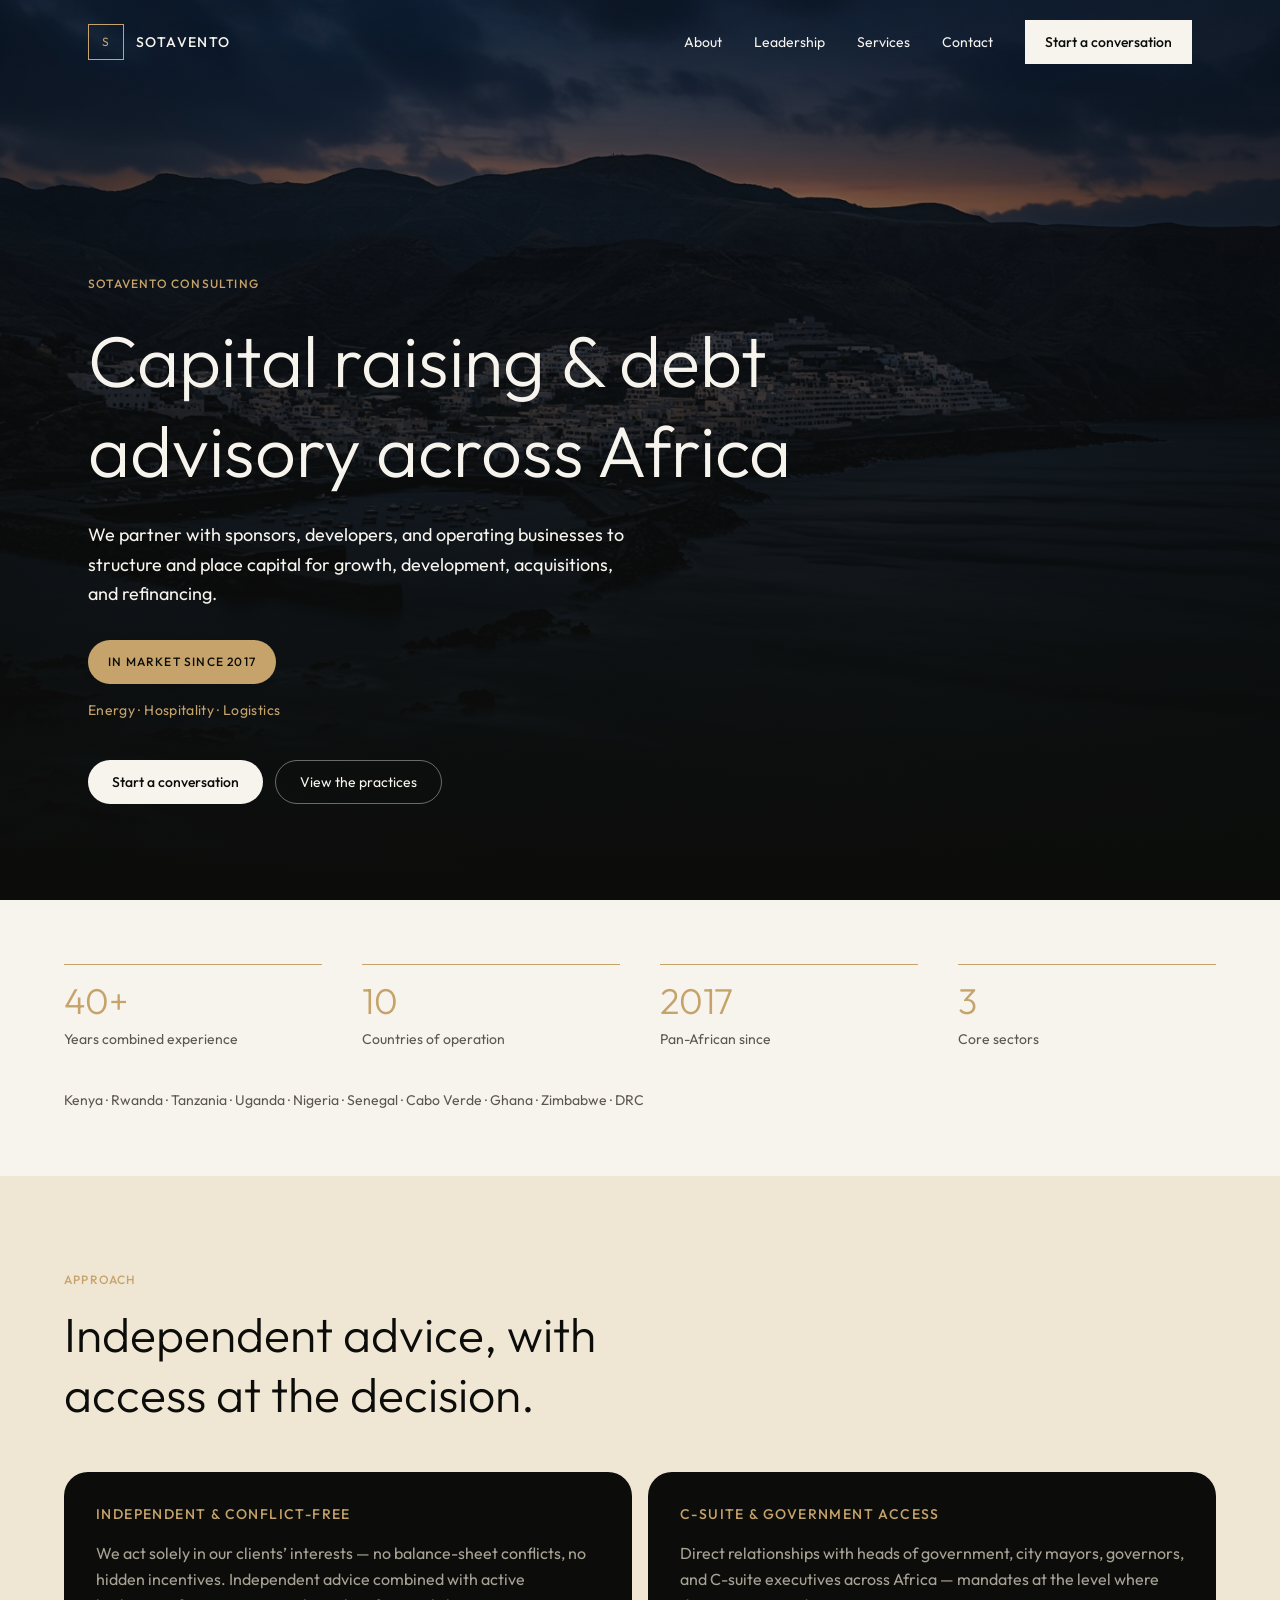
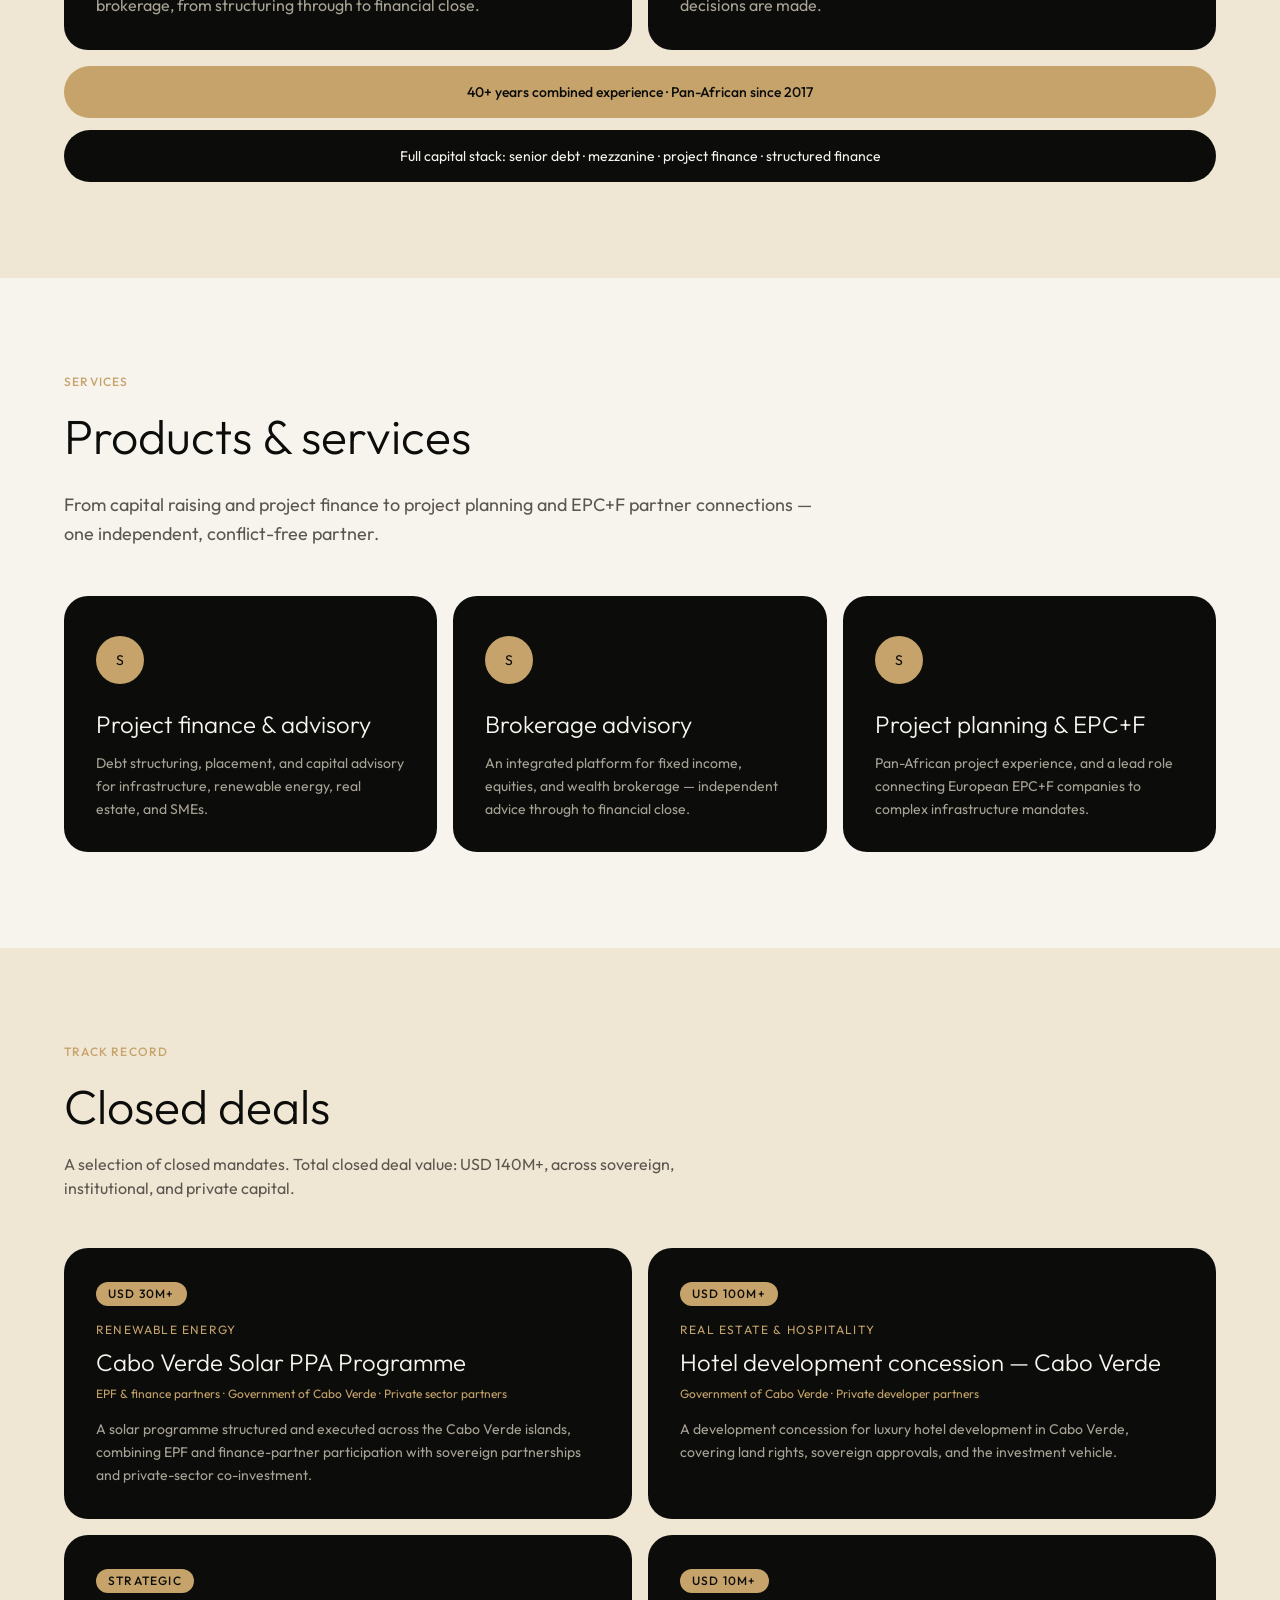
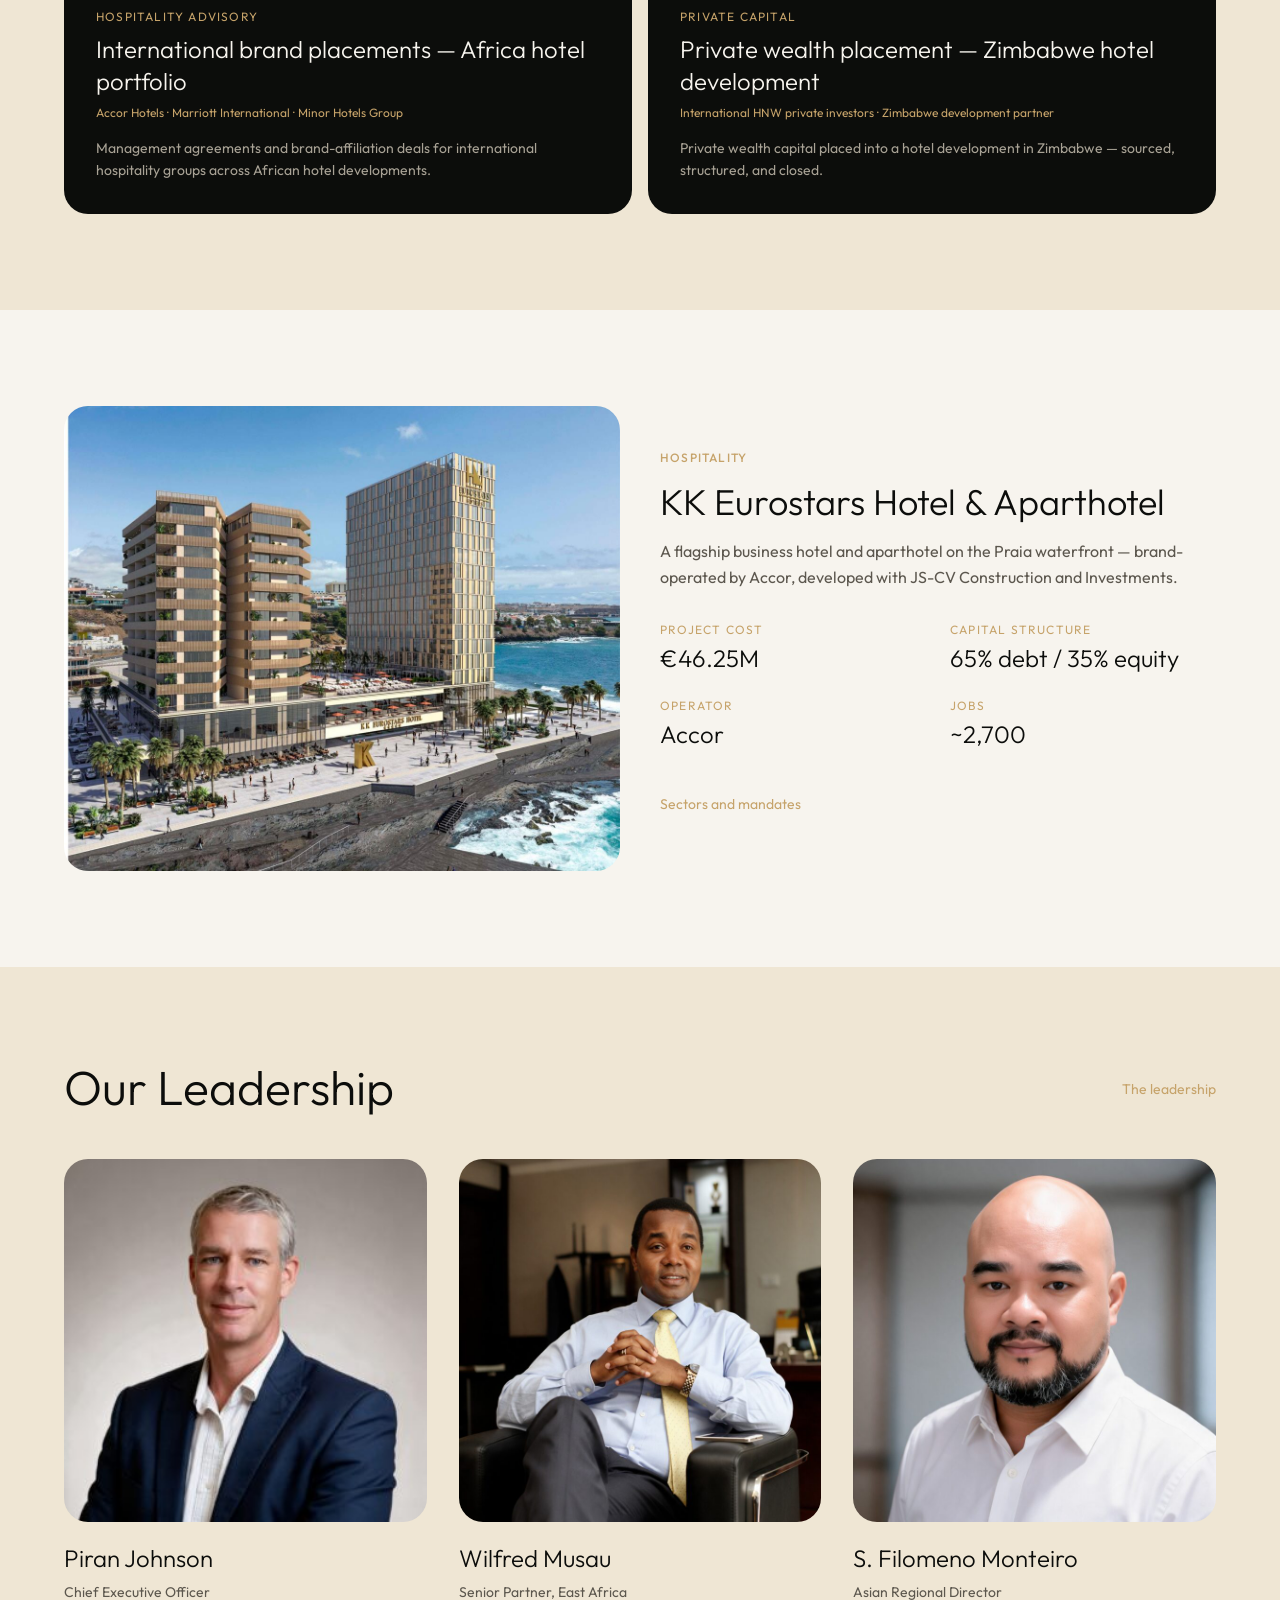
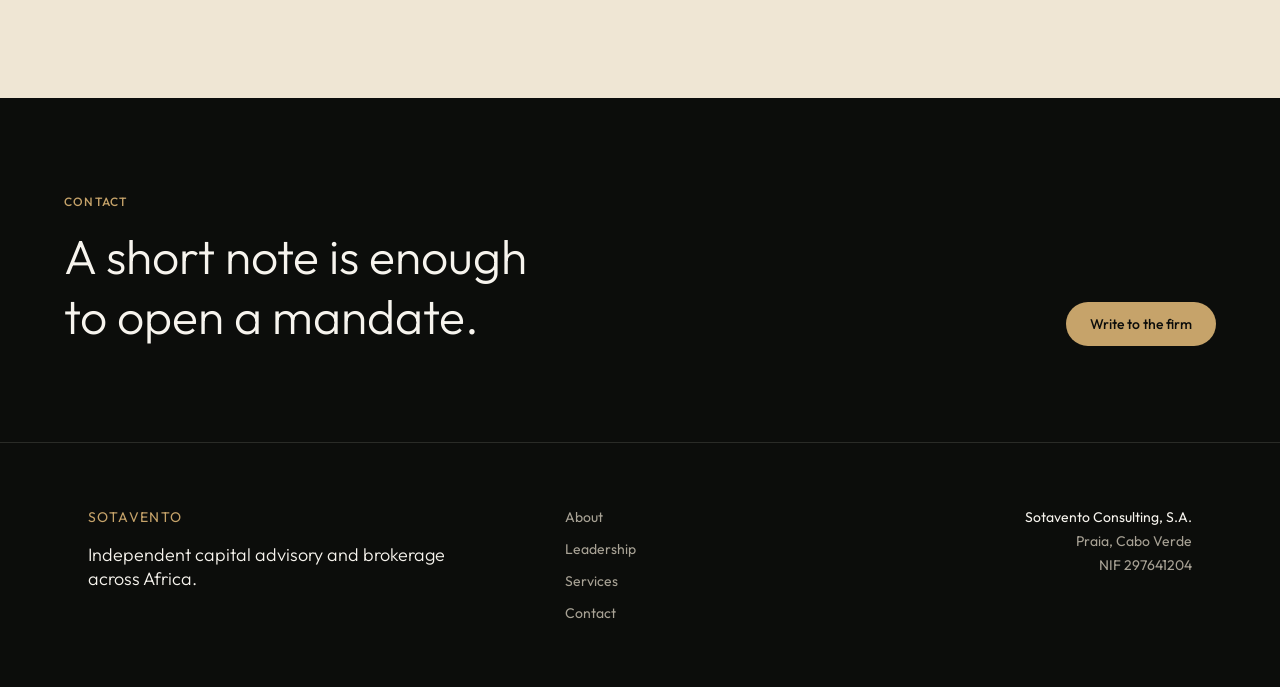
<file: index.html>
<!DOCTYPE html><html lang="en" class="antialiased"><head><meta name="twitter:card" content="summary_large_image"><meta property="og:title" content="Sotavento Consulting"><link rel="stylesheet" href="https://fonts.googleapis.com/css2?family=Outfit:wght@300;400;500;600&amp;display=swap" data-precedence="default"><meta name="apple-mobile-web-app-title" content="Sotavento Consulting"><meta name="apple-mobile-web-app-status-bar-style" content="black"><title>Sotavento Consulting</title><meta charset="utf-8"><meta name="viewport" content="width=device-width, initial-scale=1"><meta name="description" content="Independent capital advisory and brokerage across Africa. Capital raising, debt advisory, project finance, and project planning."><meta name="theme-color" content="#0c0d0b"><link rel="icon" type="image/svg+xml" href="favicon.svg"><link rel="preconnect" href="https://fonts.googleapis.com"><link rel="preconnect" href="https://fonts.gstatic.com" crossorigin="anonymous"><link rel="stylesheet" href="css/site.css"/></head><body><div class="min-h-dvh bg-ink text-paper"><a href="#content" class="sr-only focus:not-sr-only focus:absolute focus:left-4 focus:top-4 focus:z-50 focus:bg-paper focus:px-4 focus:py-2 focus:text-ink">Skip to content</a><header class="absolute inset-x-0 top-0 z-40 text-paper"><div class="mx-auto flex max-w-6xl items-center justify-between gap-6 px-6 py-5"><a class="group flex items-center gap-3 active" href="index.html" data-status="active" aria-current="page"><span class="grid h-9 w-9 place-items-center border border-brass text-xs tracking-widest text-brass">S</span><span class="text-sm font-medium uppercase tracking-widest">Sotavento</span></a><nav class="hidden items-center gap-8 md:flex" aria-label="Primary"><a class="text-sm text-paper transition-colors duration-200 hover:text-brass" href="about.html">About</a><a class="text-sm text-paper transition-colors duration-200 hover:text-brass" href="people.html">Leadership</a><a class="text-sm text-paper transition-colors duration-200 hover:text-brass" href="services.html">Services</a><a class="text-sm text-paper transition-colors duration-200 hover:text-brass" href="contact.html">Contact</a><a class="inline-flex min-h-11 items-center bg-paper px-5 text-sm font-medium text-ink transition-colors duration-200 hover:bg-brass" href="contact.html">Start a conversation</a></nav><button type="button" class="inline-flex min-h-11 items-center px-2 text-sm uppercase tracking-widest text-paper md:hidden" aria-expanded="false" aria-controls="mobile-nav">Menu</button></div><div id="mobile-nav" class="fixed inset-0 z-50 hidden flex-col bg-ink px-6 pb-10 pt-6 text-paper"><div class="flex items-center justify-between"><span class="text-sm uppercase tracking-widest">Sotavento</span><button type="button" class="min-h-11 px-2 text-sm uppercase tracking-widest" data-close>Close</button></div><nav class="mt-16 flex flex-col gap-2" aria-label="Mobile"><a class="border-b border-line py-4 text-3xl font-light" href="index.html">Home</a><a class="border-b border-line py-4 text-3xl font-light" href="about.html">About</a><a class="border-b border-line py-4 text-3xl font-light" href="people.html">Leadership</a><a class="border-b border-line py-4 text-3xl font-light" href="services.html">Services</a><a class="border-b border-line py-4 text-3xl font-light" href="contact.html">Contact</a></nav></div></header><div id="content"><section class="relative flex min-h-dvh items-end"><img src="images/coast.jpg" alt="Blue-hour harbor and hillside city on a volcanic Atlantic coast" class="absolute inset-0 h-full w-full object-cover"><div class="absolute inset-0 bg-gradient-to-t from-ink via-ink/70 to-ink/35"></div><div class="relative mx-auto w-full max-w-6xl px-6 pb-16 pt-32 md:pb-24"><p class="text-xs font-medium uppercase tracking-widest text-brass">Sotavento Consulting</p><h1 class="mt-6 max-w-4xl text-balance text-4xl font-light leading-tight md:text-6xl lg:text-7xl">Capital raising &amp; debt advisory across Africa</h1><p class="mt-6 max-w-xl text-pretty text-lg leading-relaxed text-paper">We partner with sponsors, developers, and operating businesses to structure and place capital for growth, development, acquisitions, and refinancing.</p><p class="mt-8 inline-flex min-h-11 items-center rounded-full bg-brass px-5 text-xs font-medium uppercase tracking-widest text-ink">In market since 2017</p><p class="mt-4 text-sm tracking-wide text-brass">Energy · Hospitality · Logistics</p><div class="mt-10 flex flex-col gap-3 sm:flex-row"><a class="inline-flex min-h-11 items-center justify-center rounded-full bg-paper px-6 text-sm font-medium text-ink transition-colors duration-200 hover:bg-brass" href="contact.html">Start a conversation</a><a class="inline-flex min-h-11 items-center justify-center rounded-full border border-paper/40 px-6 text-sm text-paper transition-colors duration-200 hover:border-paper" href="services.html">View the practices</a></div></div></section><section class="bg-paper px-6 py-16 text-ink"><div class="mx-auto grid max-w-6xl gap-10 sm:grid-cols-2 lg:grid-cols-4"><div class="border-t border-brass pt-4"><p class="text-4xl font-light text-brass">40+</p><p class="mt-2 text-sm text-ink-muted">Years combined experience</p></div><div class="border-t border-brass pt-4"><p class="text-4xl font-light text-brass">10</p><p class="mt-2 text-sm text-ink-muted">Countries of operation</p></div><div class="border-t border-brass pt-4"><p class="text-4xl font-light text-brass">2017</p><p class="mt-2 text-sm text-ink-muted">Pan-African since</p></div><div class="border-t border-brass pt-4"><p class="text-4xl font-light text-brass">3</p><p class="mt-2 text-sm text-ink-muted">Core sectors</p></div></div><p class="mx-auto mt-10 max-w-6xl text-sm leading-relaxed text-ink-muted">Kenya · Rwanda · Tanzania · Uganda · Nigeria · Senegal · Cabo Verde · Ghana · Zimbabwe · DRC</p></section><section class="bg-sand px-6 py-24 text-ink"><div class="mx-auto max-w-6xl"><p class="text-xs font-medium uppercase tracking-widest text-brass">Approach</p><h2 class="mt-4 max-w-xl text-balance text-3xl font-light leading-tight md:text-5xl">Independent advice, with access at the decision.</h2><div class="mt-12 grid gap-4 md:grid-cols-2"><article class="rounded-3xl bg-ink p-8 text-paper"><h3 class="text-sm font-medium uppercase tracking-widest text-brass">Independent &amp; conflict-free</h3><p class="mt-4 text-pretty leading-relaxed text-muted">We act solely in our clients’ interests — no balance-sheet conflicts, no hidden incentives. Independent advice combined with active brokerage, from structuring through to financial close.</p></article><article class="rounded-3xl bg-ink p-8 text-paper"><h3 class="text-sm font-medium uppercase tracking-widest text-brass">C-suite &amp; government access</h3><p class="mt-4 text-pretty leading-relaxed text-muted">Direct relationships with heads of government, city mayors, governors, and C-suite executives across Africa — mandates at the level where decisions are made.</p></article></div><p class="mt-4 rounded-full bg-brass px-6 py-4 text-center text-sm font-medium text-ink">40+ years combined experience · Pan-African since 2017</p><p class="mt-3 rounded-full bg-ink px-6 py-4 text-center text-sm text-paper">Full capital stack: senior debt · mezzanine · project finance · structured finance</p></div></section><section class="bg-paper px-6 py-24 text-ink"><div class="mx-auto max-w-6xl"><p class="text-xs font-medium uppercase tracking-widest text-brass">Services</p><h2 class="mt-4 max-w-3xl text-balance text-3xl font-light leading-tight md:text-5xl">Products &amp; services</h2><p class="mt-6 max-w-3xl text-pretty text-lg leading-relaxed text-ink-muted">From capital raising and project finance to project planning and EPC+F partner connections — one independent, conflict-free partner.</p><div class="mt-12 grid gap-4 lg:grid-cols-3"><a class="flex min-h-64 flex-col justify-end rounded-3xl bg-ink p-8 text-paper transition-colors duration-200 hover:bg-ink-soft" href="services/project-finance.html"><span class="mb-6 grid h-12 w-12 place-items-center rounded-full bg-brass text-sm text-ink">S</span><span class="text-2xl font-light">Project finance &amp; advisory</span><span class="mt-3 text-sm leading-relaxed text-muted">Debt structuring, placement, and capital advisory for infrastructure, renewable energy, real estate, and SMEs.</span></a><a class="flex min-h-64 flex-col justify-end rounded-3xl bg-ink p-8 text-paper transition-colors duration-200 hover:bg-ink-soft" href="services/brokerage.html"><span class="mb-6 grid h-12 w-12 place-items-center rounded-full bg-brass text-sm text-ink">S</span><span class="text-2xl font-light">Brokerage advisory</span><span class="mt-3 text-sm leading-relaxed text-muted">An integrated platform for fixed income, equities, and wealth brokerage — independent advice through to financial close.</span></a><a class="flex min-h-64 flex-col justify-end rounded-3xl bg-ink p-8 text-paper transition-colors duration-200 hover:bg-ink-soft" href="services/project-planning.html"><span class="mb-6 grid h-12 w-12 place-items-center rounded-full bg-brass text-sm text-ink">S</span><span class="text-2xl font-light">Project planning &amp; EPC+F</span><span class="mt-3 text-sm leading-relaxed text-muted">Pan-African project experience, and a lead role connecting European EPC+F companies to complex infrastructure mandates.</span></a></div></div></section><section class="bg-sand px-6 py-24 text-ink"><div class="mx-auto max-w-6xl"><p class="text-xs font-medium uppercase tracking-widest text-brass">Track record</p><h2 class="mt-4 text-balance text-3xl font-light leading-tight md:text-5xl">Closed deals</h2><p class="mt-4 max-w-2xl text-ink-muted">A selection of closed mandates. Total closed deal value: USD 140M+, across sovereign, institutional, and private capital.</p><div class="mt-12 grid gap-4 md:grid-cols-2"><article class="rounded-3xl bg-ink p-8 text-paper"><p class="inline-flex rounded-full bg-brass px-3 py-1 text-xs font-medium uppercase tracking-widest text-ink">USD 30M+</p><p class="mt-4 text-xs uppercase tracking-widest text-brass">Renewable energy</p><h3 class="mt-2 text-2xl font-light">Cabo Verde Solar PPA Programme</h3><p class="mt-2 text-xs text-brass">EPF &amp; finance partners · Government of Cabo Verde · Private sector partners</p><p class="mt-4 text-sm leading-relaxed text-muted">A solar programme structured and executed across the Cabo Verde islands, combining EPF and finance-partner participation with sovereign partnerships and private-sector co-investment.</p></article><article class="rounded-3xl bg-ink p-8 text-paper"><p class="inline-flex rounded-full bg-brass px-3 py-1 text-xs font-medium uppercase tracking-widest text-ink">USD 100M+</p><p class="mt-4 text-xs uppercase tracking-widest text-brass">Real estate &amp; hospitality</p><h3 class="mt-2 text-2xl font-light">Hotel development concession — Cabo Verde</h3><p class="mt-2 text-xs text-brass">Government of Cabo Verde · Private developer partners</p><p class="mt-4 text-sm leading-relaxed text-muted">A development concession for luxury hotel development in Cabo Verde, covering land rights, sovereign approvals, and the investment vehicle.</p></article><article class="rounded-3xl bg-ink p-8 text-paper"><p class="inline-flex rounded-full bg-brass px-3 py-1 text-xs font-medium uppercase tracking-widest text-ink">Strategic</p><p class="mt-4 text-xs uppercase tracking-widest text-brass">Hospitality advisory</p><h3 class="mt-2 text-2xl font-light">International brand placements — Africa hotel portfolio</h3><p class="mt-2 text-xs text-brass">Accor Hotels · Marriott International · Minor Hotels Group</p><p class="mt-4 text-sm leading-relaxed text-muted">Management agreements and brand-affiliation deals for international hospitality groups across African hotel developments.</p></article><article class="rounded-3xl bg-ink p-8 text-paper"><p class="inline-flex rounded-full bg-brass px-3 py-1 text-xs font-medium uppercase tracking-widest text-ink">USD 10M+</p><p class="mt-4 text-xs uppercase tracking-widest text-brass">Private capital</p><h3 class="mt-2 text-2xl font-light">Private wealth placement — Zimbabwe hotel development</h3><p class="mt-2 text-xs text-brass">International HNW private investors · Zimbabwe development partner</p><p class="mt-4 text-sm leading-relaxed text-muted">Private wealth capital placed into a hotel development in Zimbabwe — sourced, structured, and closed.</p></article></div></div></section><section class="bg-paper px-6 py-24 text-ink"><div class="mx-auto grid max-w-6xl items-center gap-10 md:grid-cols-2"><img src="images/eurostars.jpg" alt="Architectural render of the KK Eurostars Hotel and aparthotel on the Praia waterfront" class="h-80 w-full rounded-3xl object-cover md:h-full"><div><p class="text-xs font-medium uppercase tracking-widest text-brass">Hospitality</p><h2 class="mt-4 text-3xl font-light md:text-4xl">KK Eurostars Hotel &amp; Aparthotel</h2><p class="mt-4 text-pretty leading-relaxed text-ink-muted">A flagship business hotel and aparthotel on the Praia waterfront — brand-operated by Accor, developed with JS-CV Construction and Investments.</p><dl class="mt-8 grid grid-cols-2 gap-6"><div><dt class="text-xs uppercase tracking-widest text-brass">Project cost</dt><dd class="mt-1 text-2xl font-light">€46.25M</dd></div><div><dt class="text-xs uppercase tracking-widest text-brass">Capital structure</dt><dd class="mt-1 text-2xl font-light">65% debt / 35% equity</dd></div><div><dt class="text-xs uppercase tracking-widest text-brass">Operator</dt><dd class="mt-1 text-2xl font-light">Accor</dd></div><div><dt class="text-xs uppercase tracking-widest text-brass">Jobs</dt><dd class="mt-1 text-2xl font-light">~2,700</dd></div></dl><a class="mt-8 inline-flex min-h-11 items-center text-sm text-brass" href="about.html">Sectors and mandates</a></div></div></section><section class="bg-sand px-6 py-24 text-ink"><div class="mx-auto max-w-6xl"><div class="flex items-end justify-between gap-6"><h2 class="text-3xl font-light md:text-5xl">Our Leadership</h2><a class="hidden min-h-11 items-center text-sm text-brass sm:inline-flex" href="people.html">The leadership</a></div><ul class="mt-12 grid gap-8 md:grid-cols-3"><li><img src="images/piran.jpg" alt="Piran Johnson" class="aspect-square w-full rounded-3xl object-cover object-top"><h3 class="mt-5 text-2xl font-light">Piran Johnson</h3><p class="mt-2 text-sm text-ink-muted">Chief Executive Officer</p></li><li><img src="images/wilfred.jpg" alt="Wilfred Musau" class="aspect-square w-full rounded-3xl object-cover object-top"><h3 class="mt-5 text-2xl font-light">Wilfred Musau</h3><p class="mt-2 text-sm text-ink-muted">Senior Partner, East Africa</p></li><li><img src="images/filomeno.jpg" alt="S. Filomeno Monteiro" class="aspect-square w-full rounded-3xl object-cover object-top"><h3 class="mt-5 text-2xl font-light">S. Filomeno Monteiro</h3><p class="mt-2 text-sm text-ink-muted">Asian Regional Director</p></li></ul><a class="mt-8 inline-flex min-h-11 items-center text-sm text-brass sm:hidden" href="people.html">The leadership</a></div></section><section class="bg-ink px-6 py-24 text-paper"><div class="mx-auto flex max-w-6xl flex-col items-start justify-between gap-8 md:flex-row md:items-end"><div><p class="text-xs font-medium uppercase tracking-widest text-brass">Contact</p><h2 class="mt-4 max-w-xl text-balance text-3xl font-light leading-tight md:text-5xl">A short note is enough to open a mandate.</h2></div><a class="inline-flex min-h-11 items-center rounded-full bg-brass px-6 text-sm font-medium text-ink" href="contact.html">Write to the firm</a></div></section></div><footer class="border-t border-line bg-ink text-paper"><div class="mx-auto grid max-w-6xl gap-10 px-6 py-16 md:grid-cols-12"><div class="md:col-span-5"><p class="text-sm uppercase tracking-widest text-brass">Sotavento</p><p class="mt-4 max-w-sm text-pretty text-lg font-light leading-snug">Independent capital advisory and brokerage across Africa.</p></div><nav class="flex flex-col gap-3 md:col-span-3" aria-label="Footer"><a class="text-sm text-muted transition-colors duration-200 hover:text-paper" href="about.html">About</a><a class="text-sm text-muted transition-colors duration-200 hover:text-paper" href="people.html">Leadership</a><a class="text-sm text-muted transition-colors duration-200 hover:text-paper" href="services.html">Services</a><a class="text-sm text-muted transition-colors duration-200 hover:text-paper" href="contact.html">Contact</a></nav><div class="md:col-span-4 md:text-right"><p class="text-sm">Sotavento Consulting, S.A.</p><p class="mt-1 text-sm text-muted">Praia, Cabo Verde</p><p class="mt-1 text-sm text-muted">NIF 297641204</p></div></div></footer></div><script src="js/site.js"></script></body></html>
</file>
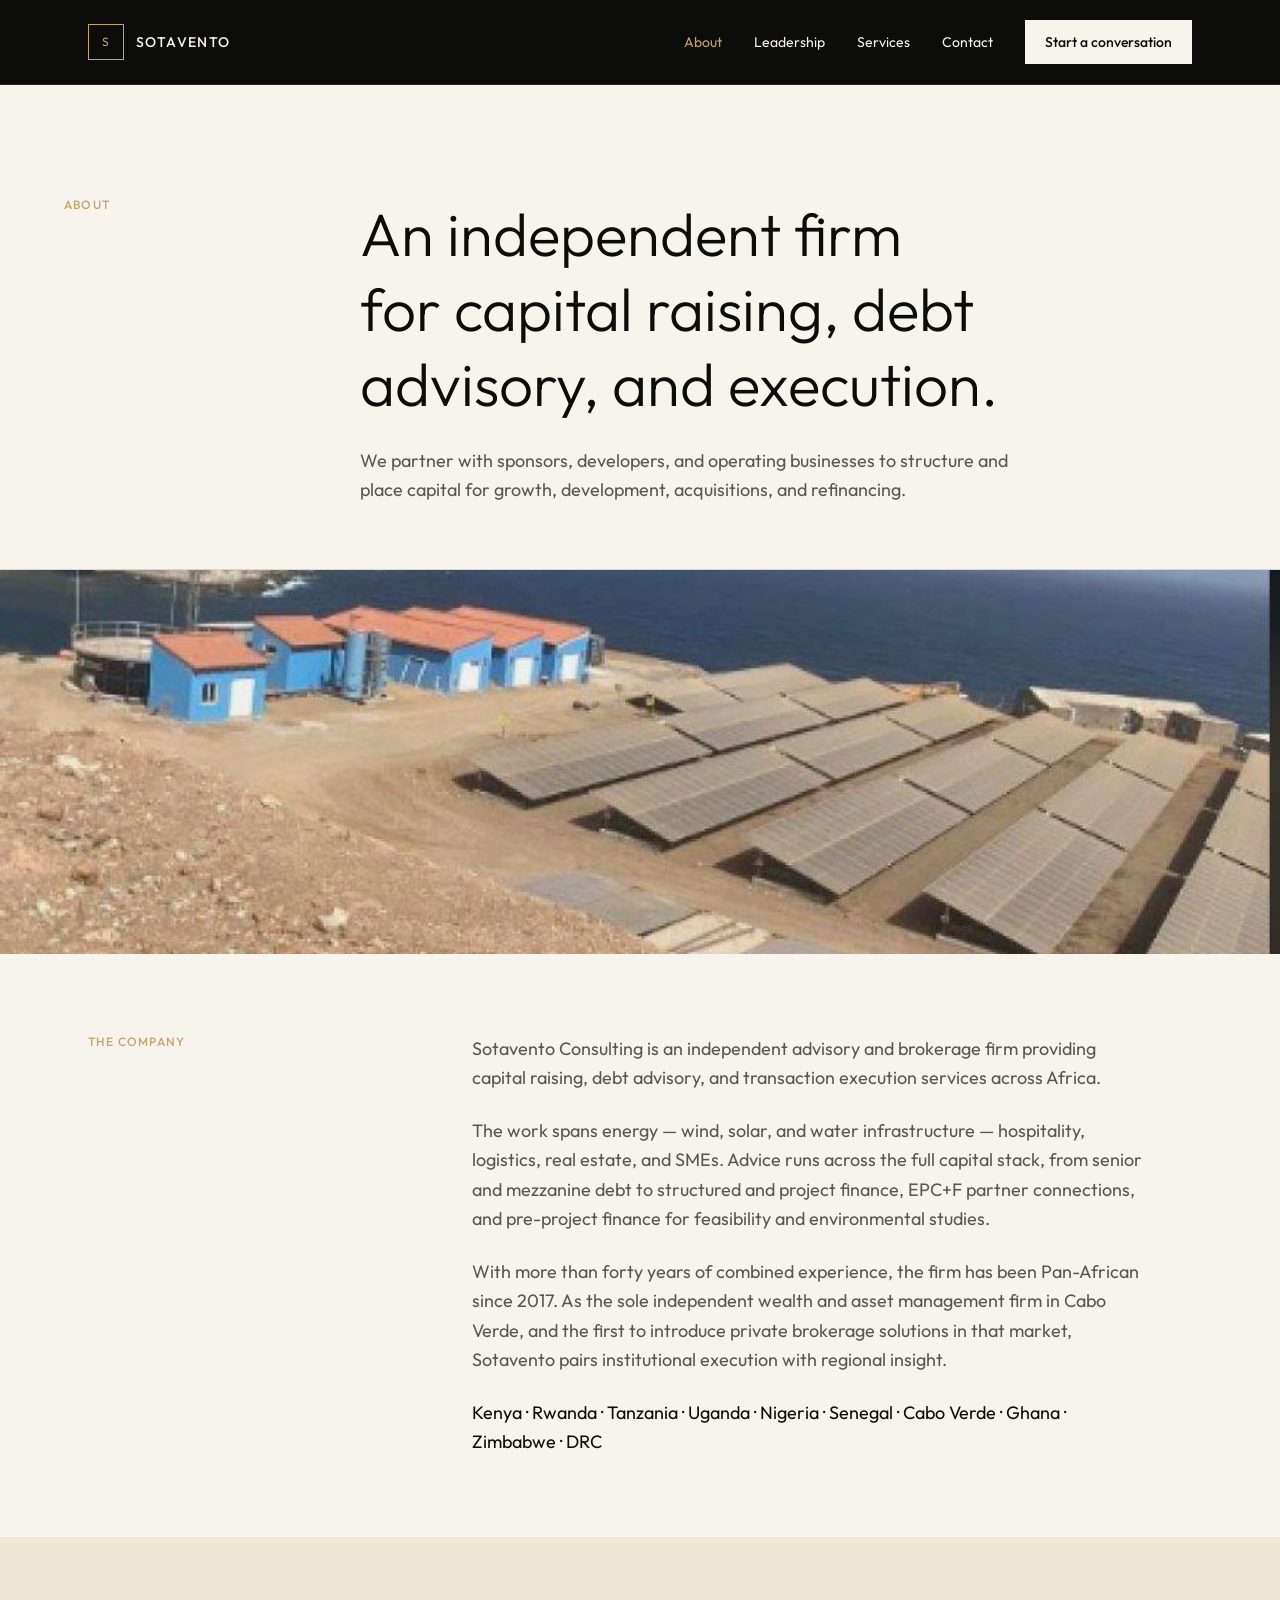
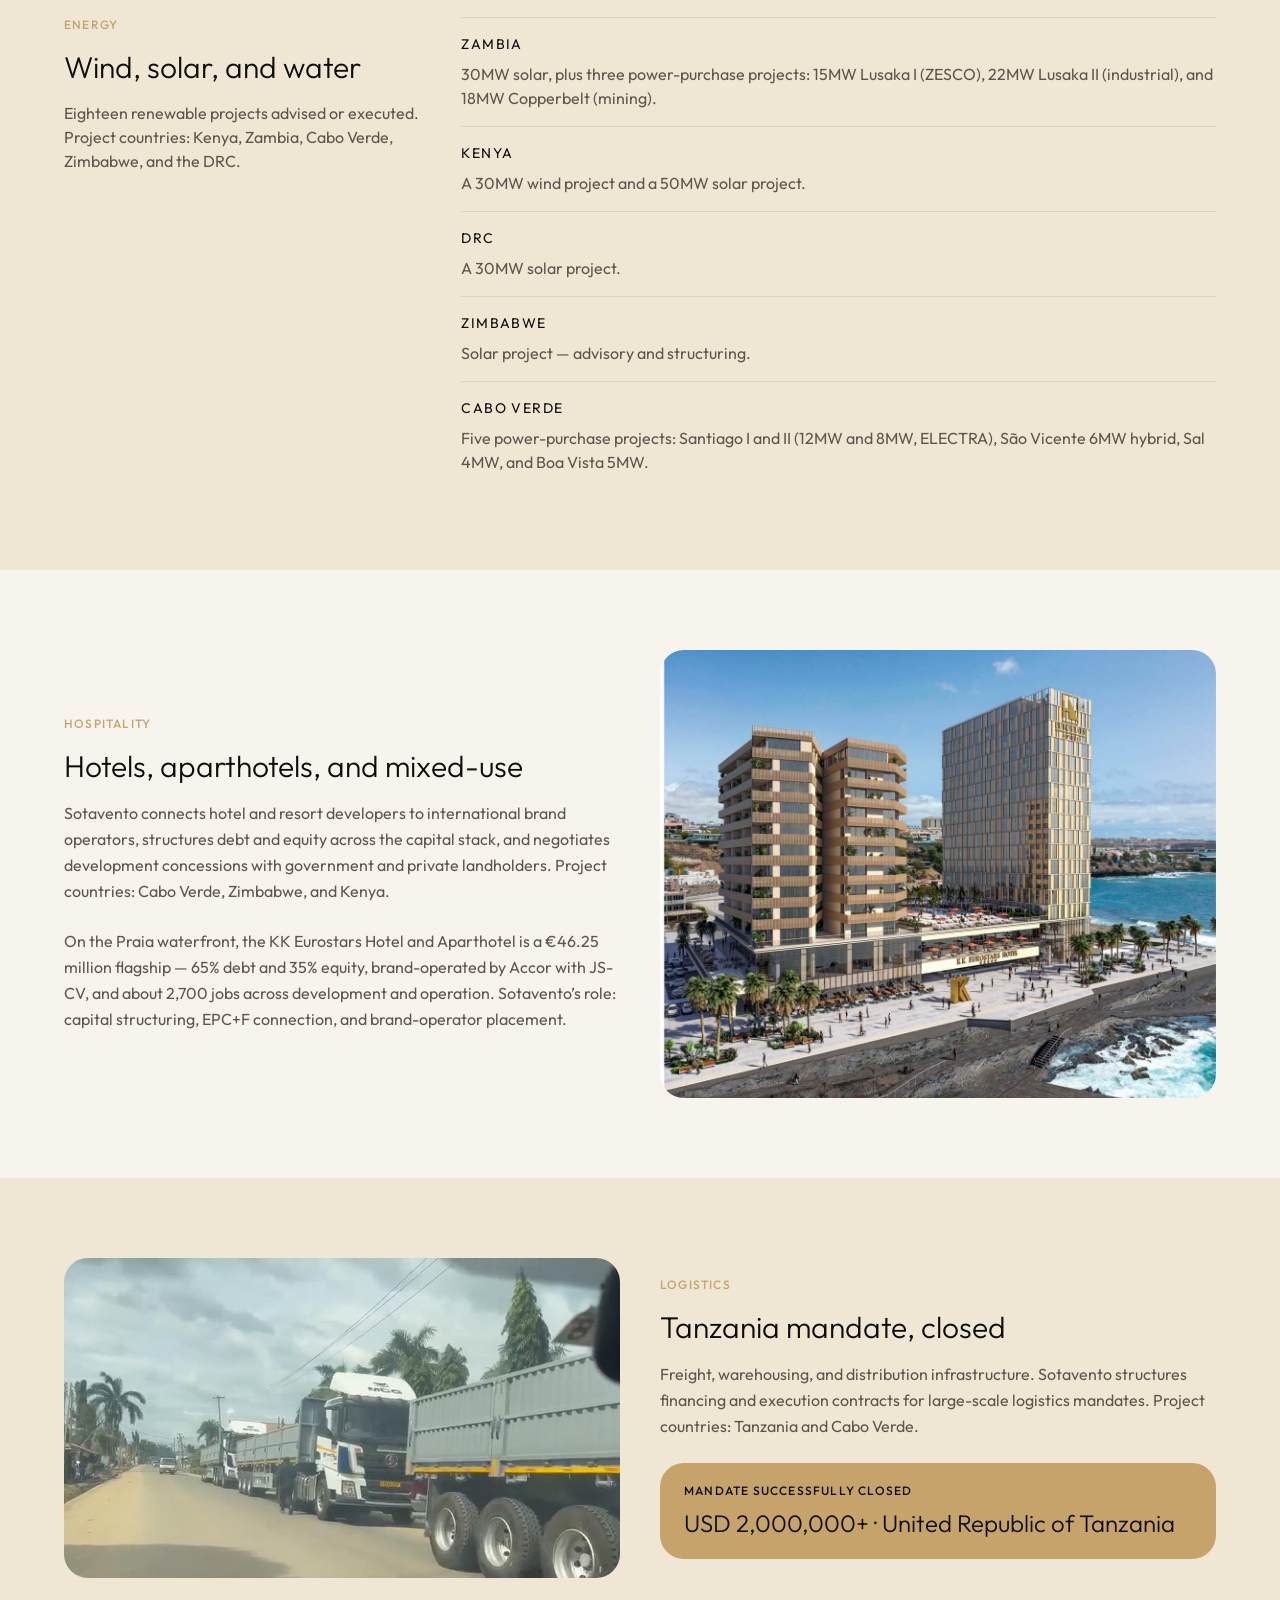
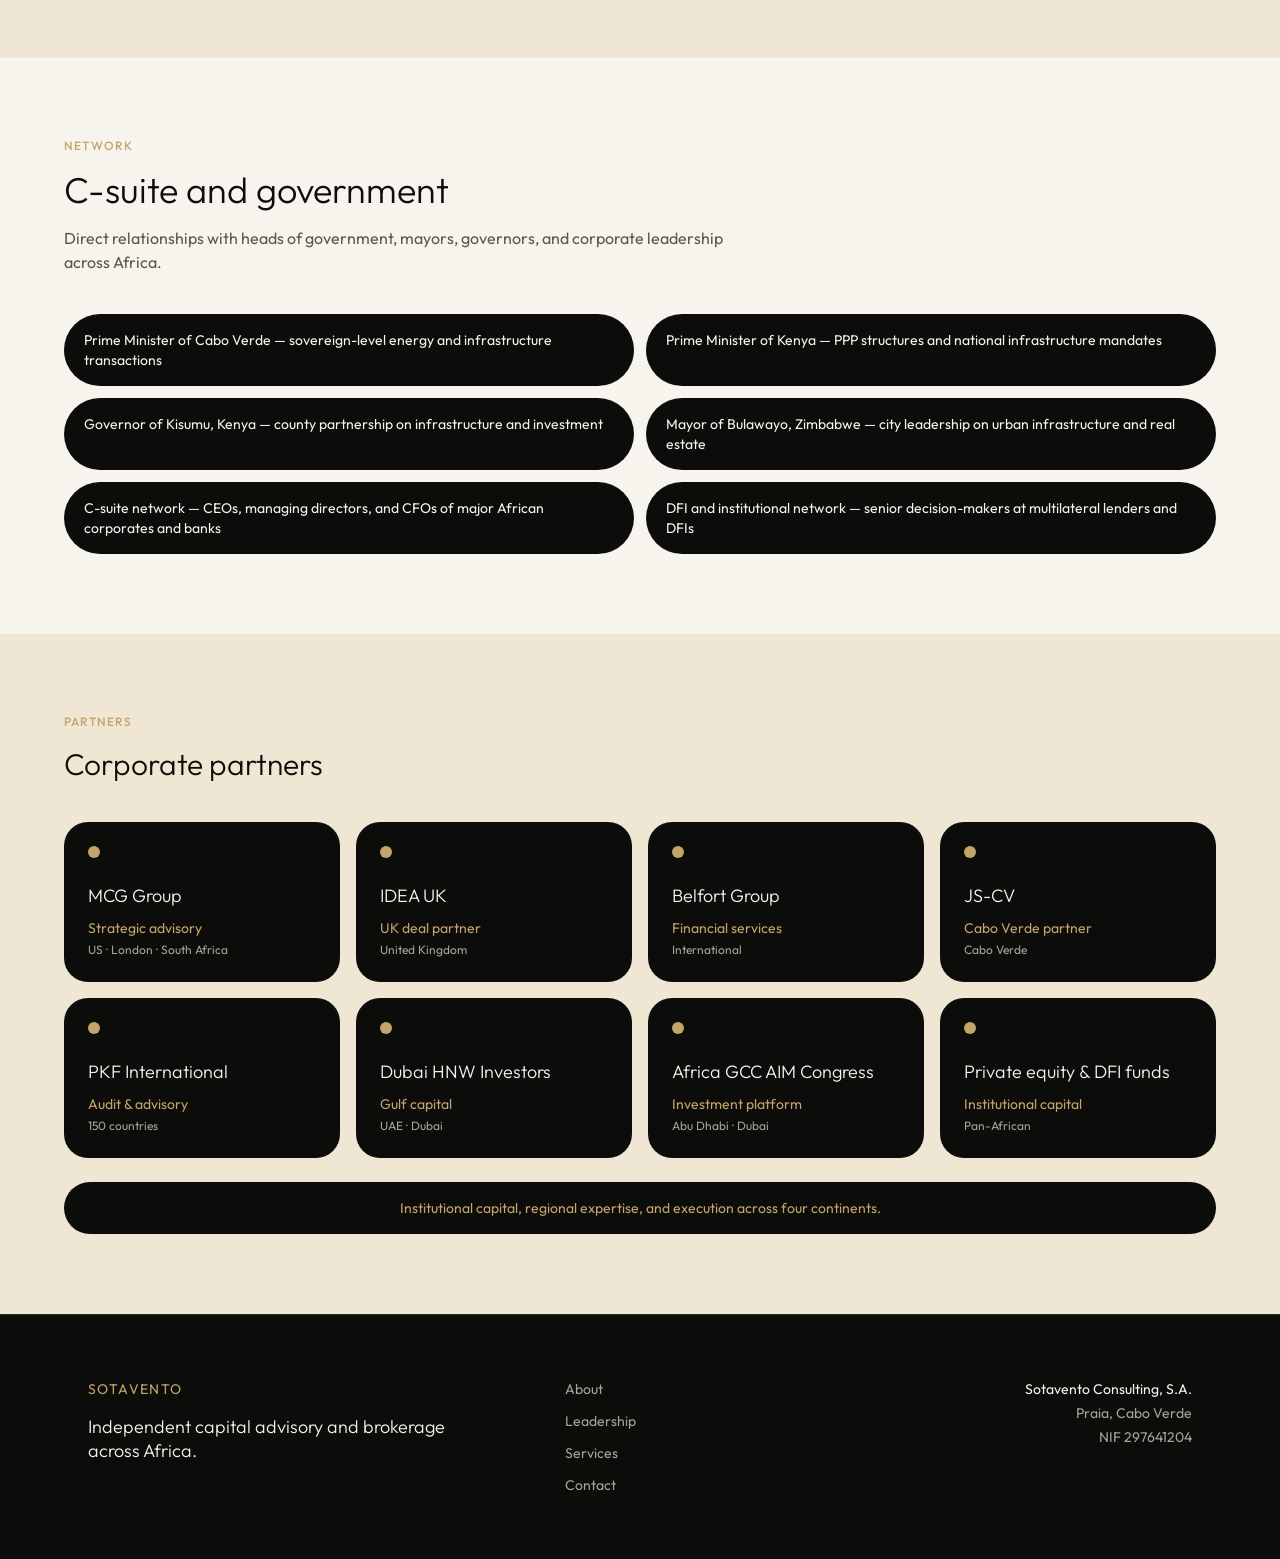
<file: about.html>
<!DOCTYPE html><html lang="en" class="antialiased"><head><meta name="twitter:card" content="summary_large_image"><meta property="og:title" content="Sotavento Consulting"><link rel="stylesheet" href="https://fonts.googleapis.com/css2?family=Outfit:wght@300;400;500;600&amp;display=swap" data-precedence="default"><meta name="apple-mobile-web-app-title" content="Sotavento Consulting"><meta name="apple-mobile-web-app-status-bar-style" content="black"><title>About — Sotavento Consulting</title><meta charset="utf-8"><meta name="viewport" content="width=device-width, initial-scale=1"><meta name="theme-color" content="#0c0d0b"><meta name="description" content="Independent capital raising, debt advisory, and transaction execution across Africa. Pan-African since 2017."><link rel="icon" type="image/svg+xml" href="favicon.svg"><link rel="preconnect" href="https://fonts.googleapis.com"><link rel="preconnect" href="https://fonts.gstatic.com" crossorigin="anonymous"><link rel="stylesheet" href="css/site.css"/></head><body><div class="min-h-dvh bg-paper text-ink"><a href="#content" class="sr-only focus:not-sr-only focus:absolute focus:left-4 focus:top-4 focus:z-50 focus:bg-paper focus:px-4 focus:py-2 focus:text-ink">Skip to content</a><header class="sticky top-0 z-40 border-b border-line bg-ink text-paper"><div class="mx-auto flex max-w-6xl items-center justify-between gap-6 px-6 py-5"><a class="group flex items-center gap-3" href="index.html"><span class="grid h-9 w-9 place-items-center border border-brass text-xs tracking-widest text-brass">S</span><span class="text-sm font-medium uppercase tracking-widest">Sotavento</span></a><nav class="hidden items-center gap-8 md:flex" aria-label="Primary"><a class="text-sm text-brass active" href="about.html" data-status="active" aria-current="page">About</a><a class="text-sm text-paper transition-colors duration-200 hover:text-brass" href="people.html">Leadership</a><a class="text-sm text-paper transition-colors duration-200 hover:text-brass" href="services.html">Services</a><a class="text-sm text-paper transition-colors duration-200 hover:text-brass" href="contact.html">Contact</a><a class="inline-flex min-h-11 items-center bg-paper px-5 text-sm font-medium text-ink transition-colors duration-200 hover:bg-brass" href="contact.html">Start a conversation</a></nav><button type="button" class="inline-flex min-h-11 items-center px-2 text-sm uppercase tracking-widest text-paper md:hidden" aria-expanded="false" aria-controls="mobile-nav">Menu</button></div><div id="mobile-nav" class="fixed inset-0 z-50 hidden flex-col bg-ink px-6 pb-10 pt-6 text-paper"><div class="flex items-center justify-between"><span class="text-sm uppercase tracking-widest">Sotavento</span><button type="button" class="min-h-11 px-2 text-sm uppercase tracking-widest" data-close>Close</button></div><nav class="mt-16 flex flex-col gap-2" aria-label="Mobile"><a class="border-b border-line py-4 text-3xl font-light" href="index.html">Home</a><a class="border-b border-line py-4 text-3xl font-light" href="about.html">About</a><a class="border-b border-line py-4 text-3xl font-light" href="people.html">Leadership</a><a class="border-b border-line py-4 text-3xl font-light" href="services.html">Services</a><a class="border-b border-line py-4 text-3xl font-light" href="contact.html">Contact</a></nav></div></header><div id="content"><header class="border-b border-rule px-6 pb-16 pt-28"><div class="mx-auto grid max-w-6xl gap-8 md:grid-cols-12"><div class="md:col-span-3"><p class="text-xs font-medium uppercase tracking-widest text-brass">About</p></div><div class="md:col-span-9"><h1 class="max-w-4xl text-balance text-4xl font-light leading-tight md:text-6xl">An independent firm for capital raising, debt advisory, and execution.</h1><p class="mt-6 max-w-2xl text-pretty text-lg leading-relaxed text-ink-muted">We partner with sponsors, developers, and operating businesses to structure and place capital for growth, development, acquisitions, and refinancing.</p></div></div></header><img src="images/solar-site.jpg" alt="Coastal solar array and service buildings above the Atlantic" class="h-72 w-full object-cover md:h-96"><article class="mx-auto grid max-w-6xl gap-12 px-6 py-20 md:grid-cols-12"><div class="md:col-span-4"><p class="text-xs font-medium uppercase tracking-widest text-brass">The company</p></div><div class="max-w-2xl space-y-6 text-pretty text-lg leading-relaxed text-ink-muted md:col-span-8"><p>Sotavento Consulting is an independent advisory and brokerage firm providing capital raising, debt advisory, and transaction execution services across Africa.</p><p>The work spans energy — wind, solar, and water infrastructure — hospitality, logistics, real estate, and SMEs. Advice runs across the full capital stack, from senior and mezzanine debt to structured and project finance, EPC+F partner connections, and pre-project finance for feasibility and environmental studies.</p><p>With more than forty years of combined experience, the firm has been Pan-African since 2017. As the sole independent wealth and asset management firm in Cabo Verde, and the first to introduce private brokerage solutions in that market, Sotavento pairs institutional execution with regional insight.</p><p class="text-ink">Kenya · Rwanda · Tanzania · Uganda · Nigeria · Senegal · Cabo Verde · Ghana · Zimbabwe · DRC</p></div></article><section id="energy" class="scroll-mt-24 bg-sand px-6 py-20"><div class="mx-auto grid max-w-6xl gap-10 md:grid-cols-12"><div class="md:col-span-4"><p class="text-xs font-medium uppercase tracking-widest text-brass">Energy</p><h2 class="mt-4 text-3xl font-light">Wind, solar, and water</h2><p class="mt-4 text-ink-muted">Eighteen renewable projects advised or executed. Project countries: Kenya, Zambia, Cabo Verde, Zimbabwe, and the DRC.</p></div><ul class="md:col-span-8"><li class="border-t border-rule py-4"><h3 class="text-sm uppercase tracking-widest">Zambia</h3><p class="mt-2 text-ink-muted">30MW solar, plus three power-purchase projects: 15MW Lusaka I (ZESCO), 22MW Lusaka II (industrial), and 18MW Copperbelt (mining).</p></li><li class="border-t border-rule py-4"><h3 class="text-sm uppercase tracking-widest">Kenya</h3><p class="mt-2 text-ink-muted">A 30MW wind project and a 50MW solar project.</p></li><li class="border-t border-rule py-4"><h3 class="text-sm uppercase tracking-widest">DRC</h3><p class="mt-2 text-ink-muted">A 30MW solar project.</p></li><li class="border-t border-rule py-4"><h3 class="text-sm uppercase tracking-widest">Zimbabwe</h3><p class="mt-2 text-ink-muted">Solar project — advisory and structuring.</p></li><li class="border-t border-rule py-4"><h3 class="text-sm uppercase tracking-widest">Cabo Verde</h3><p class="mt-2 text-ink-muted">Five power-purchase projects: Santiago I and II (12MW and 8MW, ELECTRA), São Vicente 6MW hybrid, Sal 4MW, and Boa Vista 5MW.</p></li></ul></div></section><section id="hospitality" class="scroll-mt-24 bg-paper px-6 py-20"><div class="mx-auto grid max-w-6xl items-center gap-10 md:grid-cols-2"><div><p class="text-xs font-medium uppercase tracking-widest text-brass">Hospitality</p><h2 class="mt-4 text-3xl font-light">Hotels, aparthotels, and mixed-use</h2><p class="mt-4 text-pretty leading-relaxed text-ink-muted">Sotavento connects hotel and resort developers to international brand operators, structures debt and equity across the capital stack, and negotiates development concessions with government and private landholders. Project countries: Cabo Verde, Zimbabwe, and Kenya.</p><p class="mt-6 text-pretty leading-relaxed text-ink-muted">On the Praia waterfront, the KK Eurostars Hotel and Aparthotel is a €46.25 million flagship — 65% debt and 35% equity, brand-operated by Accor with JS-CV, and about 2,700 jobs across development and operation. Sotavento’s role: capital structuring, EPC+F connection, and brand-operator placement.</p></div><img src="images/eurostars.jpg" alt="Render of KK Eurostars Hotel and aparthotel beside the Atlantic in Praia" class="h-80 w-full rounded-3xl object-cover md:h-[28rem]"></div></section><section id="logistics" class="scroll-mt-24 bg-sand px-6 py-20"><div class="mx-auto grid max-w-6xl items-center gap-10 md:grid-cols-2"><img src="images/convoy.jpg" alt="MCG freight trucks in convoy on a road in Tanzania" class="h-80 w-full rounded-3xl object-cover"><div><p class="text-xs font-medium uppercase tracking-widest text-brass">Logistics</p><h2 class="mt-4 text-3xl font-light">Tanzania mandate, closed</h2><p class="mt-4 text-pretty leading-relaxed text-ink-muted">Freight, warehousing, and distribution infrastructure. Sotavento structures financing and execution contracts for large-scale logistics mandates. Project countries: Tanzania and Cabo Verde.</p><p class="mt-6 rounded-3xl bg-brass px-6 py-5 text-ink"><span class="block text-xs font-medium uppercase tracking-widest">Mandate successfully closed</span><span class="mt-2 block text-2xl font-light">USD 2,000,000+ · United Republic of Tanzania</span></p></div></div></section><section class="bg-paper px-6 py-20"><div class="mx-auto max-w-6xl"><p class="text-xs font-medium uppercase tracking-widest text-brass">Network</p><h2 class="mt-4 max-w-3xl text-3xl font-light md:text-4xl">C-suite and government</h2><p class="mt-4 max-w-2xl text-ink-muted">Direct relationships with heads of government, mayors, governors, and corporate leadership across Africa.</p><ul class="mt-10 grid gap-3 md:grid-cols-2"><li class="rounded-full bg-ink px-5 py-4 text-sm text-paper">Prime Minister of Cabo Verde — sovereign-level energy and infrastructure transactions</li><li class="rounded-full bg-ink px-5 py-4 text-sm text-paper">Prime Minister of Kenya — PPP structures and national infrastructure mandates</li><li class="rounded-full bg-ink px-5 py-4 text-sm text-paper">Governor of Kisumu, Kenya — county partnership on infrastructure and investment</li><li class="rounded-full bg-ink px-5 py-4 text-sm text-paper">Mayor of Bulawayo, Zimbabwe — city leadership on urban infrastructure and real estate</li><li class="rounded-full bg-ink px-5 py-4 text-sm text-paper">C-suite network — CEOs, managing directors, and CFOs of major African corporates and banks</li><li class="rounded-full bg-ink px-5 py-4 text-sm text-paper">DFI and institutional network — senior decision-makers at multilateral lenders and DFIs</li></ul></div></section><section class="bg-sand px-6 py-20"><div class="mx-auto max-w-6xl"><p class="text-xs font-medium uppercase tracking-widest text-brass">Partners</p><h2 class="mt-4 text-3xl font-light">Corporate partners</h2><ul class="mt-10 grid gap-4 sm:grid-cols-2 lg:grid-cols-4"><li class="rounded-3xl bg-ink p-6 text-paper"><span class="mb-6 block h-3 w-3 rounded-full bg-brass"></span><h3 class="text-lg font-light">MCG Group</h3><p class="mt-2 text-sm text-brass">Strategic advisory</p><p class="mt-1 text-xs text-muted">US · London · South Africa</p></li><li class="rounded-3xl bg-ink p-6 text-paper"><span class="mb-6 block h-3 w-3 rounded-full bg-brass"></span><h3 class="text-lg font-light">IDEA UK</h3><p class="mt-2 text-sm text-brass">UK deal partner</p><p class="mt-1 text-xs text-muted">United Kingdom</p></li><li class="rounded-3xl bg-ink p-6 text-paper"><span class="mb-6 block h-3 w-3 rounded-full bg-brass"></span><h3 class="text-lg font-light">Belfort Group</h3><p class="mt-2 text-sm text-brass">Financial services</p><p class="mt-1 text-xs text-muted">International</p></li><li class="rounded-3xl bg-ink p-6 text-paper"><span class="mb-6 block h-3 w-3 rounded-full bg-brass"></span><h3 class="text-lg font-light">JS-CV</h3><p class="mt-2 text-sm text-brass">Cabo Verde partner</p><p class="mt-1 text-xs text-muted">Cabo Verde</p></li><li class="rounded-3xl bg-ink p-6 text-paper"><span class="mb-6 block h-3 w-3 rounded-full bg-brass"></span><h3 class="text-lg font-light">PKF International</h3><p class="mt-2 text-sm text-brass">Audit &amp; advisory</p><p class="mt-1 text-xs text-muted">150 countries</p></li><li class="rounded-3xl bg-ink p-6 text-paper"><span class="mb-6 block h-3 w-3 rounded-full bg-brass"></span><h3 class="text-lg font-light">Dubai HNW Investors</h3><p class="mt-2 text-sm text-brass">Gulf capital</p><p class="mt-1 text-xs text-muted">UAE · Dubai</p></li><li class="rounded-3xl bg-ink p-6 text-paper"><span class="mb-6 block h-3 w-3 rounded-full bg-brass"></span><h3 class="text-lg font-light">Africa GCC AIM Congress</h3><p class="mt-2 text-sm text-brass">Investment platform</p><p class="mt-1 text-xs text-muted">Abu Dhabi · Dubai</p></li><li class="rounded-3xl bg-ink p-6 text-paper"><span class="mb-6 block h-3 w-3 rounded-full bg-brass"></span><h3 class="text-lg font-light">Private equity &amp; DFI funds</h3><p class="mt-2 text-sm text-brass">Institutional capital</p><p class="mt-1 text-xs text-muted">Pan-African</p></li></ul><p class="mt-6 rounded-full bg-ink px-6 py-4 text-center text-sm text-brass">Institutional capital, regional expertise, and execution across four continents.</p></div></section></div><footer class="border-t border-line bg-ink text-paper"><div class="mx-auto grid max-w-6xl gap-10 px-6 py-16 md:grid-cols-12"><div class="md:col-span-5"><p class="text-sm uppercase tracking-widest text-brass">Sotavento</p><p class="mt-4 max-w-sm text-pretty text-lg font-light leading-snug">Independent capital advisory and brokerage across Africa.</p></div><nav class="flex flex-col gap-3 md:col-span-3" aria-label="Footer"><a class="text-sm text-muted transition-colors duration-200 hover:text-paper active" href="about.html" data-status="active" aria-current="page">About</a><a class="text-sm text-muted transition-colors duration-200 hover:text-paper" href="people.html">Leadership</a><a class="text-sm text-muted transition-colors duration-200 hover:text-paper" href="services.html">Services</a><a class="text-sm text-muted transition-colors duration-200 hover:text-paper" href="contact.html">Contact</a></nav><div class="md:col-span-4 md:text-right"><p class="text-sm">Sotavento Consulting, S.A.</p><p class="mt-1 text-sm text-muted">Praia, Cabo Verde</p><p class="mt-1 text-sm text-muted">NIF 297641204</p></div></div></footer></div><script src="js/site.js"></script></body></html>
</file>
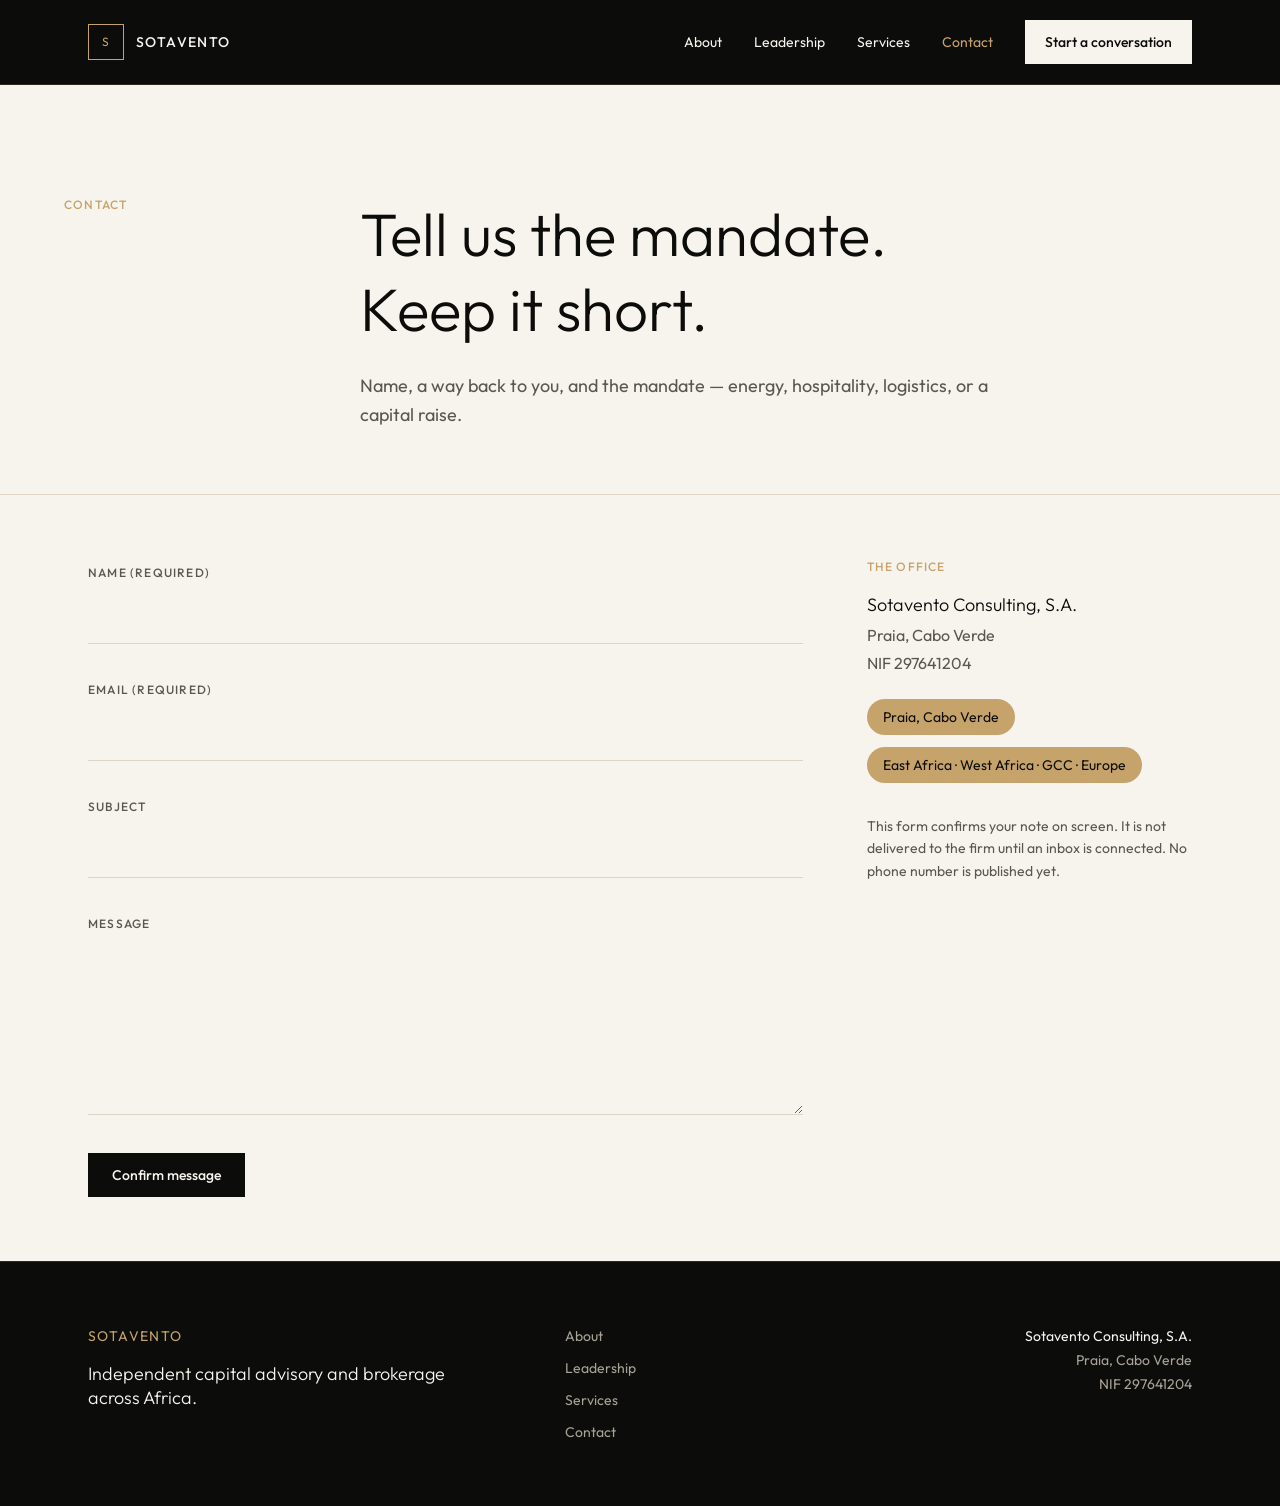
<file: contact.html>
<!DOCTYPE html><html lang="en" class="antialiased"><head><meta name="twitter:card" content="summary_large_image"><meta property="og:title" content="Sotavento Consulting"><link rel="stylesheet" href="https://fonts.googleapis.com/css2?family=Outfit:wght@300;400;500;600&amp;display=swap" data-precedence="default"><meta name="apple-mobile-web-app-title" content="Sotavento Consulting"><meta name="apple-mobile-web-app-status-bar-style" content="black"><title>Contact — Sotavento Consulting</title><meta charset="utf-8"><meta name="viewport" content="width=device-width, initial-scale=1"><meta name="theme-color" content="#0c0d0b"><meta name="description" content="Write to Sotavento Consulting in Praia, Cabo Verde. The form confirms on screen."><link rel="icon" type="image/svg+xml" href="favicon.svg"><link rel="preconnect" href="https://fonts.googleapis.com"><link rel="preconnect" href="https://fonts.gstatic.com" crossorigin="anonymous"><link rel="stylesheet" href="css/site.css"/></head><body><div class="min-h-dvh bg-paper text-ink"><a href="#content" class="sr-only focus:not-sr-only focus:absolute focus:left-4 focus:top-4 focus:z-50 focus:bg-paper focus:px-4 focus:py-2 focus:text-ink">Skip to content</a><header class="sticky top-0 z-40 border-b border-line bg-ink text-paper"><div class="mx-auto flex max-w-6xl items-center justify-between gap-6 px-6 py-5"><a class="group flex items-center gap-3" href="index.html"><span class="grid h-9 w-9 place-items-center border border-brass text-xs tracking-widest text-brass">S</span><span class="text-sm font-medium uppercase tracking-widest">Sotavento</span></a><nav class="hidden items-center gap-8 md:flex" aria-label="Primary"><a class="text-sm text-paper transition-colors duration-200 hover:text-brass" href="about.html">About</a><a class="text-sm text-paper transition-colors duration-200 hover:text-brass" href="people.html">Leadership</a><a class="text-sm text-paper transition-colors duration-200 hover:text-brass" href="services.html">Services</a><a class="text-sm text-brass active" href="contact.html" data-status="active" aria-current="page">Contact</a><a class="inline-flex min-h-11 items-center bg-paper px-5 text-sm font-medium text-ink transition-colors duration-200 hover:bg-brass active" href="contact.html" data-status="active" aria-current="page">Start a conversation</a></nav><button type="button" class="inline-flex min-h-11 items-center px-2 text-sm uppercase tracking-widest text-paper md:hidden" aria-expanded="false" aria-controls="mobile-nav">Menu</button></div><div id="mobile-nav" class="fixed inset-0 z-50 hidden flex-col bg-ink px-6 pb-10 pt-6 text-paper"><div class="flex items-center justify-between"><span class="text-sm uppercase tracking-widest">Sotavento</span><button type="button" class="min-h-11 px-2 text-sm uppercase tracking-widest" data-close>Close</button></div><nav class="mt-16 flex flex-col gap-2" aria-label="Mobile"><a class="border-b border-line py-4 text-3xl font-light" href="index.html">Home</a><a class="border-b border-line py-4 text-3xl font-light" href="about.html">About</a><a class="border-b border-line py-4 text-3xl font-light" href="people.html">Leadership</a><a class="border-b border-line py-4 text-3xl font-light" href="services.html">Services</a><a class="border-b border-line py-4 text-3xl font-light" href="contact.html">Contact</a></nav></div></header><div id="content"><header class="border-b border-rule px-6 pb-16 pt-28"><div class="mx-auto grid max-w-6xl gap-8 md:grid-cols-12"><div class="md:col-span-3"><p class="text-xs font-medium uppercase tracking-widest text-brass">Contact</p></div><div class="md:col-span-9"><h1 class="max-w-4xl text-balance text-4xl font-light leading-tight md:text-6xl">Tell us the mandate. Keep it short.</h1><p class="mt-6 max-w-2xl text-pretty text-lg leading-relaxed text-ink-muted">Name, a way back to you, and the mandate — energy, hospitality, logistics, or a capital raise.</p></div></div></header><section class="mx-auto grid max-w-6xl gap-16 px-6 py-16 md:grid-cols-12"><form id="contact-form" class="grid gap-8 md:col-span-8" novalidate=""><label class="block"><span class="text-xs font-medium uppercase tracking-widest text-ink-muted">Name (required)</span><input type="text" required="" autocomplete="name" class="mt-3 w-full border-b border-rule bg-transparent py-3 text-ink outline-none" name="name"></label><label class="block"><span class="text-xs font-medium uppercase tracking-widest text-ink-muted">Email (required)</span><input type="email" required="" autocomplete="email" class="mt-3 w-full border-b border-rule bg-transparent py-3 text-ink outline-none" name="email"></label><label class="block"><span class="text-xs font-medium uppercase tracking-widest text-ink-muted">Subject</span><input type="text" autocomplete="off" class="mt-3 w-full border-b border-rule bg-transparent py-3 text-ink outline-none" name="subject"></label><label class="block"><span class="text-xs font-medium uppercase tracking-widest text-ink-muted">Message</span><textarea name="message" required="" rows="6" class="mt-3 w-full resize-y border-b border-rule bg-transparent py-3 text-ink outline-none"></textarea></label><button type="submit" class="inline-flex min-h-11 w-fit items-center bg-ink px-6 text-sm font-medium text-paper hover:bg-brass hover:text-ink">Confirm message</button><p id="form-error" hidden class="text-sm text-brass" role="alert"></p></form><div id="form-done" hidden class="md:col-span-8" role="status"><p class="text-xs font-medium uppercase tracking-widest text-brass">Confirmed on this page</p><h2 id="done-title" class="mt-4 text-3xl font-light">Noted.</h2><p class="mt-4 max-w-lg leading-relaxed text-ink-muted">Your message stays in this browser session only. It has not been sent to Sotavento. When an inbox is connected, the same form can deliver it.</p><button type="button" id="write-another" class="mt-8 inline-flex min-h-11 items-center border border-rule px-6 text-sm hover:border-brass">Write another note</button></div><aside class="md:col-span-4"><p class="text-xs font-medium uppercase tracking-widest text-brass">The office</p><p class="mt-4 text-lg font-light">Sotavento Consulting, S.A.</p><p class="mt-1 text-ink-muted">Praia, Cabo Verde</p><p class="mt-1 text-ink-muted">NIF 297641204</p><p class="mt-6 inline-flex rounded-full bg-brass px-4 py-2 text-sm text-ink">Praia, Cabo Verde</p><p class="mt-3 inline-flex rounded-full bg-brass px-4 py-2 text-sm text-ink">East Africa · West Africa · GCC · Europe</p><p class="mt-8 text-pretty text-sm leading-relaxed text-ink-muted">This form confirms your note on screen. It is not delivered to the firm until an inbox is connected. No phone number is published yet.</p></aside></section></div><footer class="border-t border-line bg-ink text-paper"><div class="mx-auto grid max-w-6xl gap-10 px-6 py-16 md:grid-cols-12"><div class="md:col-span-5"><p class="text-sm uppercase tracking-widest text-brass">Sotavento</p><p class="mt-4 max-w-sm text-pretty text-lg font-light leading-snug">Independent capital advisory and brokerage across Africa.</p></div><nav class="flex flex-col gap-3 md:col-span-3" aria-label="Footer"><a class="text-sm text-muted transition-colors duration-200 hover:text-paper" href="about.html">About</a><a class="text-sm text-muted transition-colors duration-200 hover:text-paper" href="people.html">Leadership</a><a class="text-sm text-muted transition-colors duration-200 hover:text-paper" href="services.html">Services</a><a class="text-sm text-muted transition-colors duration-200 hover:text-paper active" href="contact.html" data-status="active" aria-current="page">Contact</a></nav><div class="md:col-span-4 md:text-right"><p class="text-sm">Sotavento Consulting, S.A.</p><p class="mt-1 text-sm text-muted">Praia, Cabo Verde</p><p class="mt-1 text-sm text-muted">NIF 297641204</p></div></div></footer></div><script src="js/site.js"></script></body></html>
</file>
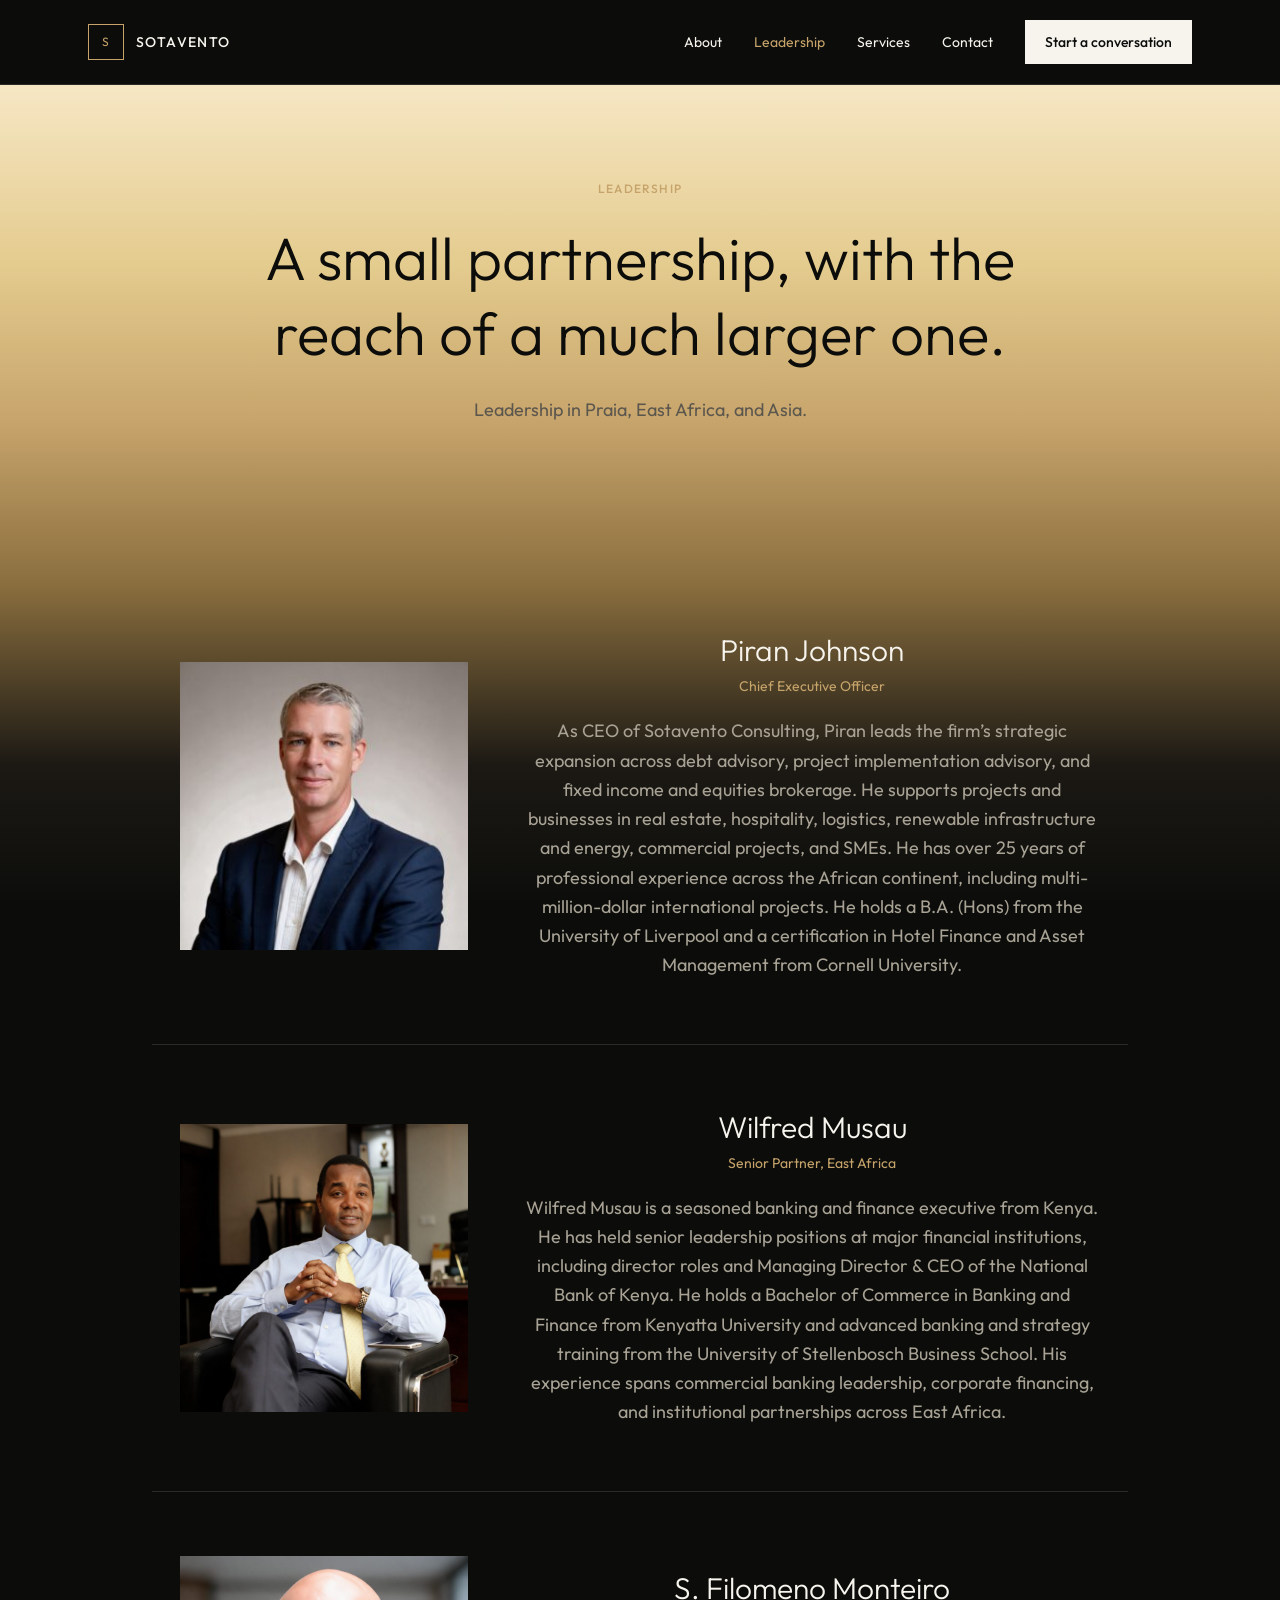
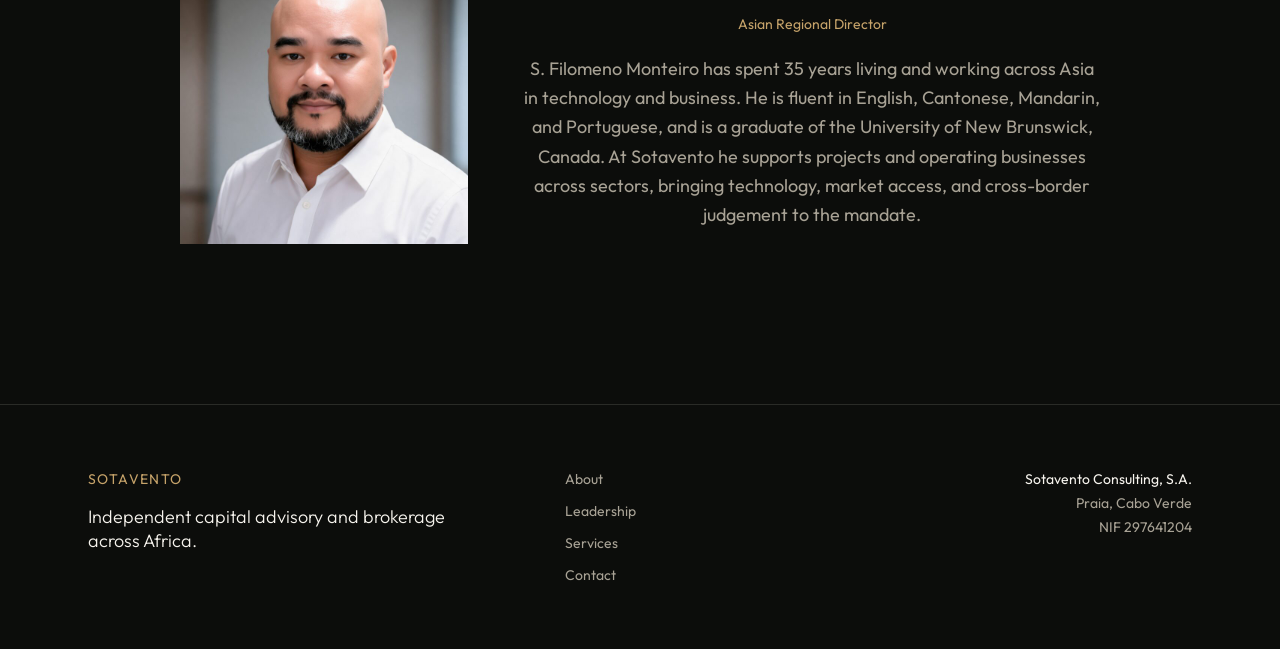
<file: people.html>
<!DOCTYPE html><html lang="en" class="antialiased"><head><meta name="twitter:card" content="summary_large_image"><meta property="og:title" content="Sotavento Consulting"><link rel="stylesheet" href="https://fonts.googleapis.com/css2?family=Outfit:wght@300;400;500;600&amp;display=swap" data-precedence="default"><meta name="apple-mobile-web-app-title" content="Sotavento Consulting"><meta name="apple-mobile-web-app-status-bar-style" content="black"><title>Our Leadership — Sotavento Consulting</title><meta charset="utf-8"><meta name="viewport" content="width=device-width, initial-scale=1"><meta name="theme-color" content="#0c0d0b"><meta name="description" content="Piran Johnson, Wilfred Musau, and S. Filomeno Monteiro — the partnership behind Sotavento Consulting."><link rel="icon" type="image/svg+xml" href="favicon.svg"><link rel="preconnect" href="https://fonts.googleapis.com"><link rel="preconnect" href="https://fonts.gstatic.com" crossorigin="anonymous"><link rel="stylesheet" href="css/site.css"/></head><body><div class="min-h-dvh bg-ink text-paper"><a href="#content" class="sr-only focus:not-sr-only focus:absolute focus:left-4 focus:top-4 focus:z-50 focus:bg-paper focus:px-4 focus:py-2 focus:text-ink">Skip to content</a><header class="sticky top-0 z-40 border-b border-line bg-ink text-paper"><div class="mx-auto flex max-w-6xl items-center justify-between gap-6 px-6 py-5"><a class="group flex items-center gap-3" href="index.html"><span class="grid h-9 w-9 place-items-center border border-brass text-xs tracking-widest text-brass">S</span><span class="text-sm font-medium uppercase tracking-widest">Sotavento</span></a><nav class="hidden items-center gap-8 md:flex" aria-label="Primary"><a class="text-sm text-paper transition-colors duration-200 hover:text-brass" href="about.html">About</a><a class="text-sm text-brass active" href="people.html" data-status="active" aria-current="page">Leadership</a><a class="text-sm text-paper transition-colors duration-200 hover:text-brass" href="services.html">Services</a><a class="text-sm text-paper transition-colors duration-200 hover:text-brass" href="contact.html">Contact</a><a class="inline-flex min-h-11 items-center bg-paper px-5 text-sm font-medium text-ink transition-colors duration-200 hover:bg-brass" href="contact.html">Start a conversation</a></nav><button type="button" class="inline-flex min-h-11 items-center px-2 text-sm uppercase tracking-widest text-paper md:hidden" aria-expanded="false" aria-controls="mobile-nav">Menu</button></div><div id="mobile-nav" class="fixed inset-0 z-50 hidden flex-col bg-ink px-6 pb-10 pt-6 text-paper"><div class="flex items-center justify-between"><span class="text-sm uppercase tracking-widest">Sotavento</span><button type="button" class="min-h-11 px-2 text-sm uppercase tracking-widest" data-close>Close</button></div><nav class="mt-16 flex flex-col gap-2" aria-label="Mobile"><a class="border-b border-line py-4 text-3xl font-light" href="index.html">Home</a><a class="border-b border-line py-4 text-3xl font-light" href="about.html">About</a><a class="border-b border-line py-4 text-3xl font-light" href="people.html">Leadership</a><a class="border-b border-line py-4 text-3xl font-light" href="services.html">Services</a><a class="border-b border-line py-4 text-3xl font-light" href="contact.html">Contact</a></nav></div></header><div id="content" class="leadership-canvas"><header class="px-6 pb-28 pt-24 text-center text-ink md:pb-36"><div class="mx-auto max-w-3xl"><p class="text-xs font-medium uppercase tracking-widest text-brass">Leadership</p><h1 class="mt-6 text-balance text-4xl font-light leading-tight text-ink md:text-6xl">A small partnership, with the reach of a much larger one.</h1><p class="mx-auto mt-6 max-w-2xl text-pretty text-lg leading-relaxed text-ink-muted">Leadership in Praia, East Africa, and Asia.</p></div></header><ul class="mx-auto max-w-5xl px-6 pb-24"><li class="flex flex-col items-center gap-8 border-b border-line py-16 text-center last:border-b-0 md:flex-row md:justify-center md:gap-14"><img src="images/piran.jpg" alt="Piran Johnson" class="aspect-square w-64 max-w-full shrink-0 object-cover object-top md:w-72"><div class="max-w-xl"><h2 class="text-3xl font-light text-paper">Piran Johnson</h2><p class="mt-2 text-sm text-brass">Chief Executive Officer</p><p class="mt-5 text-pretty text-center text-base leading-relaxed text-muted md:text-lg">As CEO of Sotavento Consulting, Piran leads the firm’s strategic expansion across debt advisory, project implementation advisory, and fixed income and equities brokerage. He supports projects and businesses in real estate, hospitality, logistics, renewable infrastructure and energy, commercial projects, and SMEs. He has over 25 years of professional experience across the African continent, including multi-million-dollar international projects. He holds a B.A. (Hons) from the University of Liverpool and a certification in Hotel Finance and Asset Management from Cornell University.</p></div></li><li class="flex flex-col items-center gap-8 border-b border-line py-16 text-center last:border-b-0 md:flex-row md:justify-center md:gap-14"><img src="images/wilfred.jpg" alt="Wilfred Musau" class="aspect-square w-64 max-w-full shrink-0 object-cover object-top md:w-72"><div class="max-w-xl"><h2 class="text-3xl font-light text-paper">Wilfred Musau</h2><p class="mt-2 text-sm text-brass">Senior Partner, East Africa</p><p class="mt-5 text-pretty text-center text-base leading-relaxed text-muted md:text-lg">Wilfred Musau is a seasoned banking and finance executive from Kenya. He has held senior leadership positions at major financial institutions, including director roles and Managing Director &amp; CEO of the National Bank of Kenya. He holds a Bachelor of Commerce in Banking and Finance from Kenyatta University and advanced banking and strategy training from the University of Stellenbosch Business School. His experience spans commercial banking leadership, corporate financing, and institutional partnerships across East Africa.</p></div></li><li class="flex flex-col items-center gap-8 border-b border-line py-16 text-center last:border-b-0 md:flex-row md:justify-center md:gap-14"><img src="images/filomeno.jpg" alt="S. Filomeno Monteiro" class="aspect-square w-64 max-w-full shrink-0 object-cover object-top md:w-72"><div class="max-w-xl"><h2 class="text-3xl font-light text-paper">S. Filomeno Monteiro</h2><p class="mt-2 text-sm text-brass">Asian Regional Director</p><p class="mt-5 text-pretty text-center text-base leading-relaxed text-muted md:text-lg">S. Filomeno Monteiro has spent 35 years living and working across Asia in technology and business. He is fluent in English, Cantonese, Mandarin, and Portuguese, and is a graduate of the University of New Brunswick, Canada. At Sotavento he supports projects and operating businesses across sectors, bringing technology, market access, and cross-border judgement to the mandate.</p></div></li></ul></div><footer class="border-t border-line bg-ink text-paper"><div class="mx-auto grid max-w-6xl gap-10 px-6 py-16 md:grid-cols-12"><div class="md:col-span-5"><p class="text-sm uppercase tracking-widest text-brass">Sotavento</p><p class="mt-4 max-w-sm text-pretty text-lg font-light leading-snug">Independent capital advisory and brokerage across Africa.</p></div><nav class="flex flex-col gap-3 md:col-span-3" aria-label="Footer"><a class="text-sm text-muted transition-colors duration-200 hover:text-paper" href="about.html">About</a><a class="text-sm text-muted transition-colors duration-200 hover:text-paper active" href="people.html" data-status="active" aria-current="page">Leadership</a><a class="text-sm text-muted transition-colors duration-200 hover:text-paper" href="services.html">Services</a><a class="text-sm text-muted transition-colors duration-200 hover:text-paper" href="contact.html">Contact</a></nav><div class="md:col-span-4 md:text-right"><p class="text-sm">Sotavento Consulting, S.A.</p><p class="mt-1 text-sm text-muted">Praia, Cabo Verde</p><p class="mt-1 text-sm text-muted">NIF 297641204</p></div></div></footer></div><script src="js/site.js"></script></body></html>
</file>
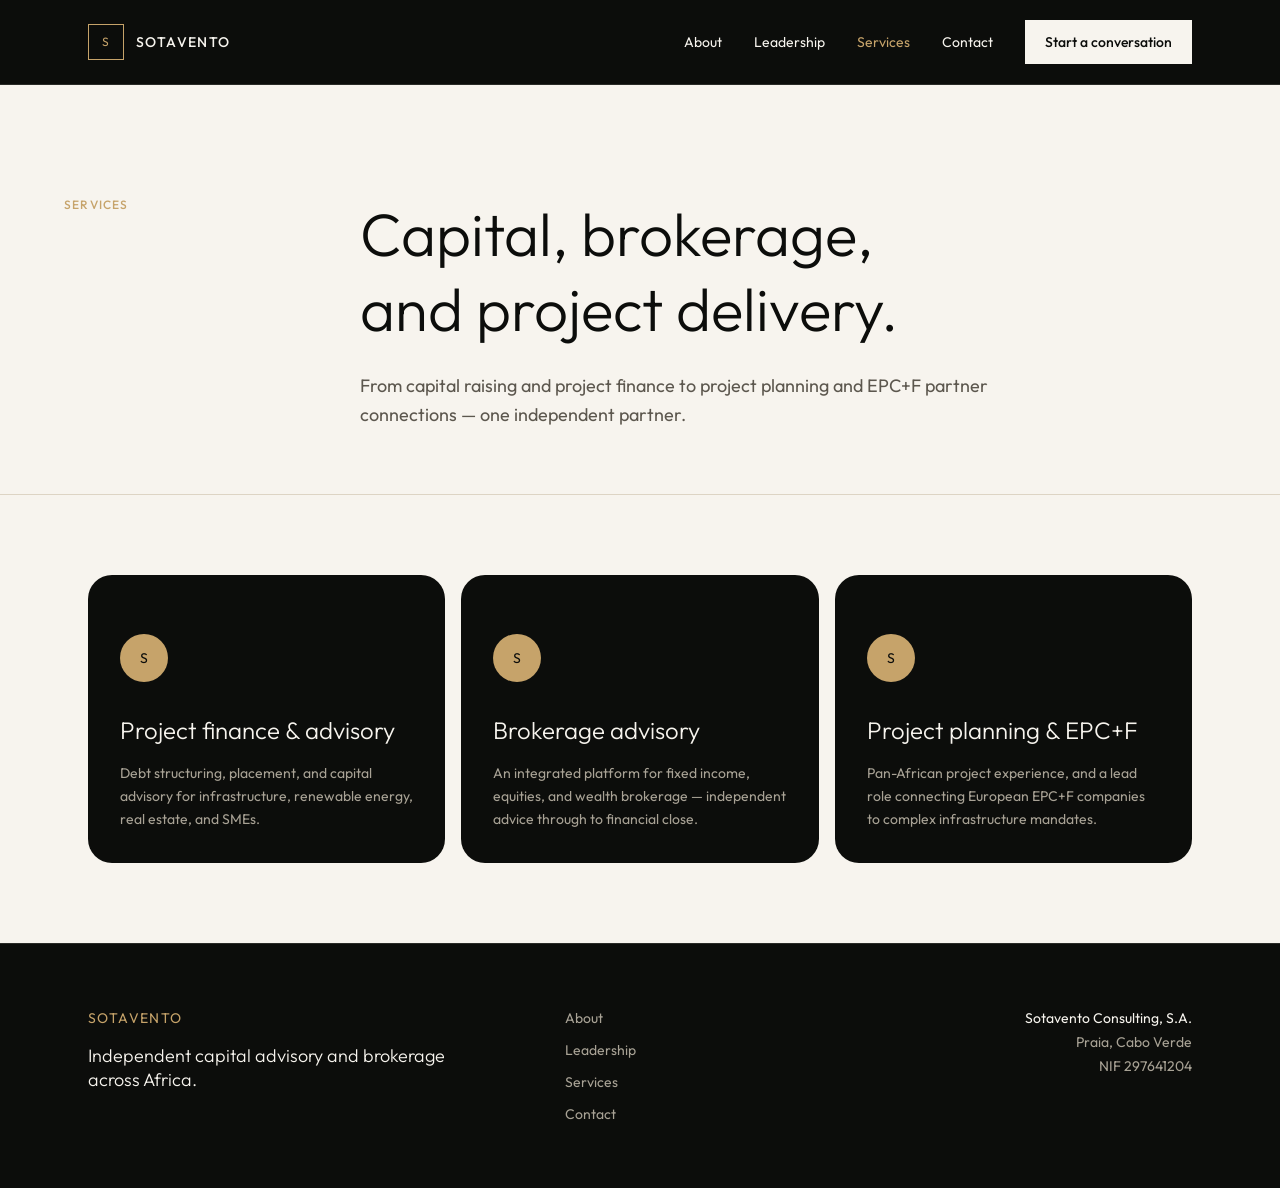
<file: services.html>
<!DOCTYPE html><html lang="en" class="antialiased"><head><meta name="twitter:card" content="summary_large_image"><meta property="og:title" content="Sotavento Consulting"><link rel="stylesheet" href="https://fonts.googleapis.com/css2?family=Outfit:wght@300;400;500;600&amp;display=swap" data-precedence="default"><meta name="apple-mobile-web-app-title" content="Sotavento Consulting"><meta name="apple-mobile-web-app-status-bar-style" content="black"><title>Services — Sotavento Consulting</title><meta charset="utf-8"><meta name="viewport" content="width=device-width, initial-scale=1"><meta name="theme-color" content="#0c0d0b"><meta name="description" content="Project finance and advisory, brokerage advisory, and project planning with EPC+F partner connections."><link rel="icon" type="image/svg+xml" href="favicon.svg"><link rel="preconnect" href="https://fonts.googleapis.com"><link rel="preconnect" href="https://fonts.gstatic.com" crossorigin="anonymous"><link rel="stylesheet" href="css/site.css"/></head><body><div class="min-h-dvh bg-paper text-ink"><a href="#content" class="sr-only focus:not-sr-only focus:absolute focus:left-4 focus:top-4 focus:z-50 focus:bg-paper focus:px-4 focus:py-2 focus:text-ink">Skip to content</a><header class="sticky top-0 z-40 border-b border-line bg-ink text-paper"><div class="mx-auto flex max-w-6xl items-center justify-between gap-6 px-6 py-5"><a class="group flex items-center gap-3" href="index.html"><span class="grid h-9 w-9 place-items-center border border-brass text-xs tracking-widest text-brass">S</span><span class="text-sm font-medium uppercase tracking-widest">Sotavento</span></a><nav class="hidden items-center gap-8 md:flex" aria-label="Primary"><a class="text-sm text-paper transition-colors duration-200 hover:text-brass" href="about.html">About</a><a class="text-sm text-paper transition-colors duration-200 hover:text-brass" href="people.html">Leadership</a><a class="text-sm text-brass active" href="services.html" data-status="active" aria-current="page">Services</a><a class="text-sm text-paper transition-colors duration-200 hover:text-brass" href="contact.html">Contact</a><a class="inline-flex min-h-11 items-center bg-paper px-5 text-sm font-medium text-ink transition-colors duration-200 hover:bg-brass" href="contact.html">Start a conversation</a></nav><button type="button" class="inline-flex min-h-11 items-center px-2 text-sm uppercase tracking-widest text-paper md:hidden" aria-expanded="false" aria-controls="mobile-nav">Menu</button></div><div id="mobile-nav" class="fixed inset-0 z-50 hidden flex-col bg-ink px-6 pb-10 pt-6 text-paper"><div class="flex items-center justify-between"><span class="text-sm uppercase tracking-widest">Sotavento</span><button type="button" class="min-h-11 px-2 text-sm uppercase tracking-widest" data-close>Close</button></div><nav class="mt-16 flex flex-col gap-2" aria-label="Mobile"><a class="border-b border-line py-4 text-3xl font-light" href="index.html">Home</a><a class="border-b border-line py-4 text-3xl font-light" href="about.html">About</a><a class="border-b border-line py-4 text-3xl font-light" href="people.html">Leadership</a><a class="border-b border-line py-4 text-3xl font-light" href="services.html">Services</a><a class="border-b border-line py-4 text-3xl font-light" href="contact.html">Contact</a></nav></div></header><div id="content"><header class="border-b border-rule px-6 pb-16 pt-28"><div class="mx-auto grid max-w-6xl gap-8 md:grid-cols-12"><div class="md:col-span-3"><p class="text-xs font-medium uppercase tracking-widest text-brass">Services</p></div><div class="md:col-span-9"><h1 class="max-w-4xl text-balance text-4xl font-light leading-tight md:text-6xl">Capital, brokerage, and project delivery.</h1><p class="mt-6 max-w-2xl text-pretty text-lg leading-relaxed text-ink-muted">From capital raising and project finance to project planning and EPC+F partner connections — one independent partner.</p></div></div></header><div class="mx-auto grid max-w-6xl gap-4 px-6 py-20 lg:grid-cols-3"><a class="flex min-h-72 flex-col justify-end rounded-3xl bg-ink p-8 text-paper transition-colors duration-200 hover:bg-ink-soft" href="services/project-finance.html"><span class="mb-8 grid h-12 w-12 place-items-center rounded-full bg-brass text-sm text-ink">S</span><h2 class="text-2xl font-light">Project finance &amp; advisory</h2><p class="mt-4 text-pretty text-sm leading-relaxed text-muted">Debt structuring, placement, and capital advisory for infrastructure, renewable energy, real estate, and SMEs.</p></a><a class="flex min-h-72 flex-col justify-end rounded-3xl bg-ink p-8 text-paper transition-colors duration-200 hover:bg-ink-soft" href="services/brokerage.html"><span class="mb-8 grid h-12 w-12 place-items-center rounded-full bg-brass text-sm text-ink">S</span><h2 class="text-2xl font-light">Brokerage advisory</h2><p class="mt-4 text-pretty text-sm leading-relaxed text-muted">An integrated platform for fixed income, equities, and wealth brokerage — independent advice through to financial close.</p></a><a class="flex min-h-72 flex-col justify-end rounded-3xl bg-ink p-8 text-paper transition-colors duration-200 hover:bg-ink-soft" href="services/project-planning.html"><span class="mb-8 grid h-12 w-12 place-items-center rounded-full bg-brass text-sm text-ink">S</span><h2 class="text-2xl font-light">Project planning &amp; EPC+F</h2><p class="mt-4 text-pretty text-sm leading-relaxed text-muted">Pan-African project experience, and a lead role connecting European EPC+F companies to complex infrastructure mandates.</p></a></div></div><footer class="border-t border-line bg-ink text-paper"><div class="mx-auto grid max-w-6xl gap-10 px-6 py-16 md:grid-cols-12"><div class="md:col-span-5"><p class="text-sm uppercase tracking-widest text-brass">Sotavento</p><p class="mt-4 max-w-sm text-pretty text-lg font-light leading-snug">Independent capital advisory and brokerage across Africa.</p></div><nav class="flex flex-col gap-3 md:col-span-3" aria-label="Footer"><a class="text-sm text-muted transition-colors duration-200 hover:text-paper" href="about.html">About</a><a class="text-sm text-muted transition-colors duration-200 hover:text-paper" href="people.html">Leadership</a><a class="text-sm text-muted transition-colors duration-200 hover:text-paper active" href="services.html" data-status="active" aria-current="page">Services</a><a class="text-sm text-muted transition-colors duration-200 hover:text-paper" href="contact.html">Contact</a></nav><div class="md:col-span-4 md:text-right"><p class="text-sm">Sotavento Consulting, S.A.</p><p class="mt-1 text-sm text-muted">Praia, Cabo Verde</p><p class="mt-1 text-sm text-muted">NIF 297641204</p></div></div></footer></div><script src="js/site.js"></script></body></html>
</file>
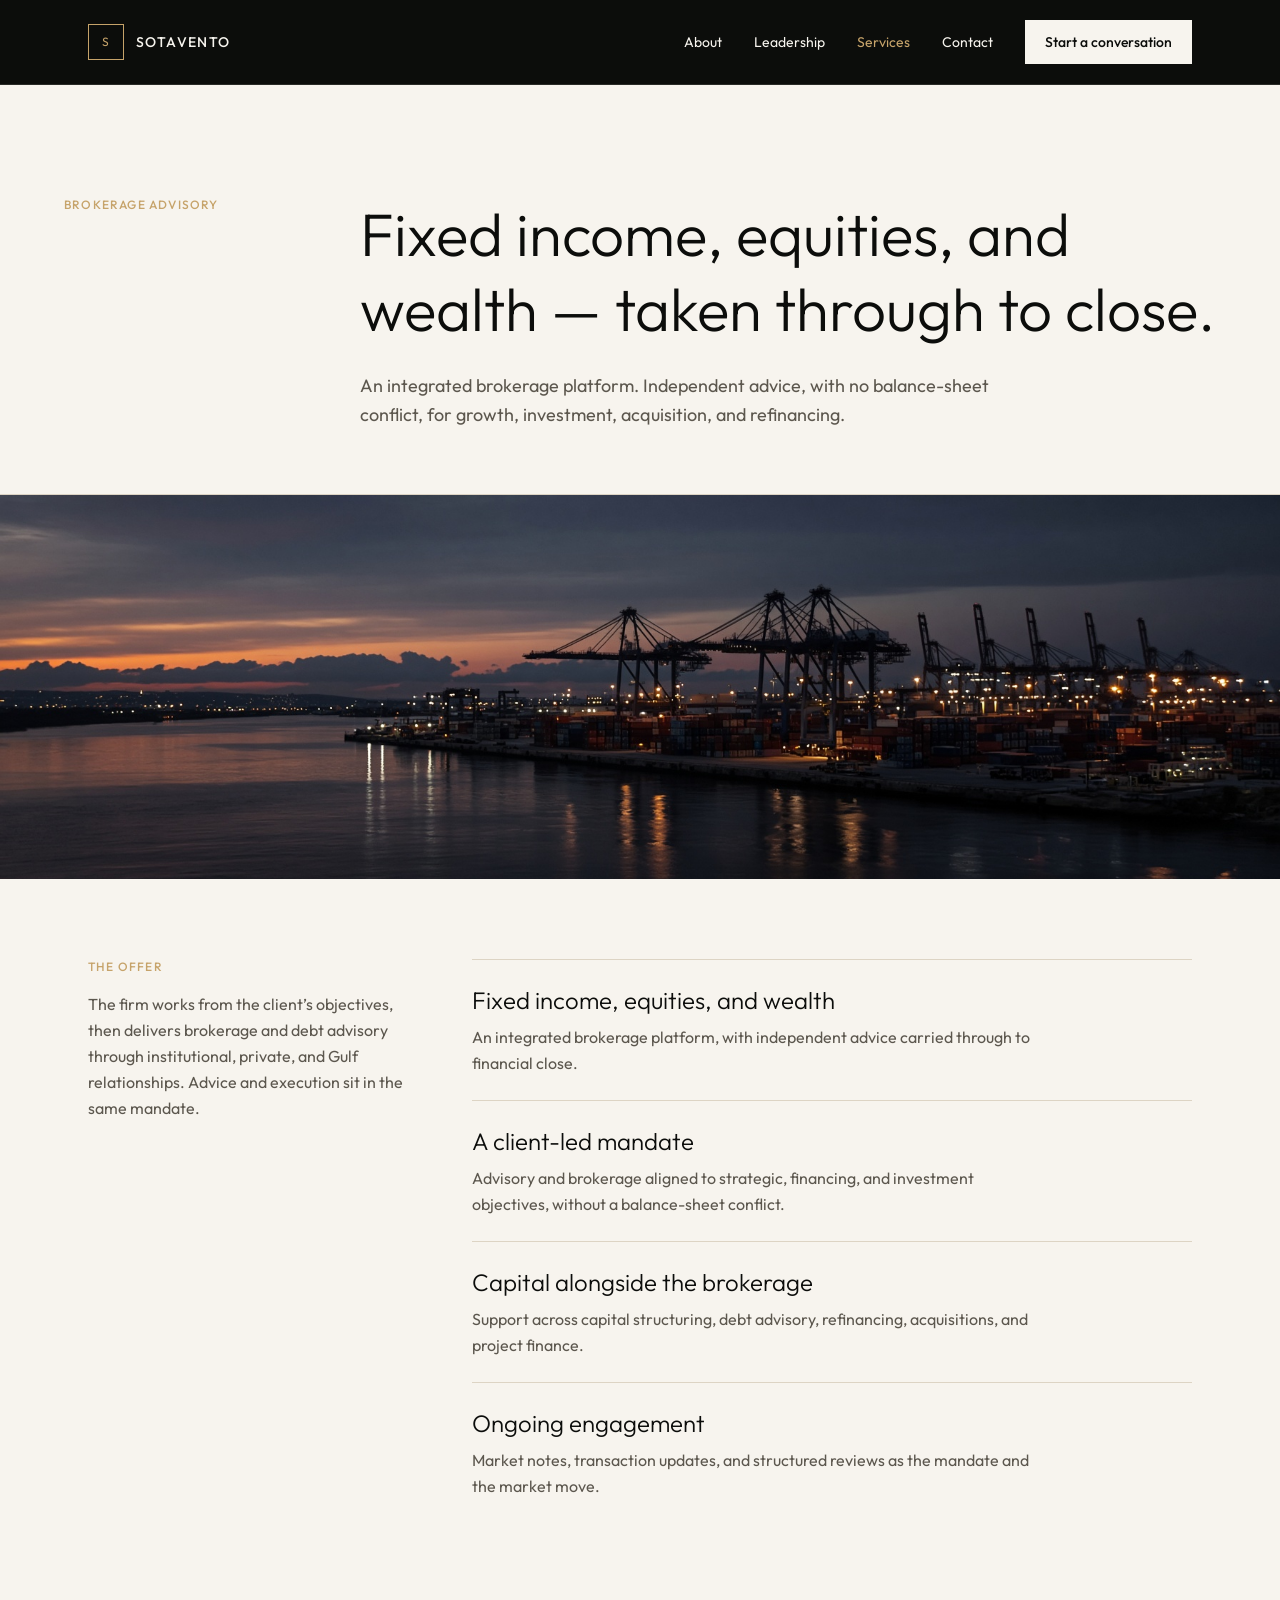
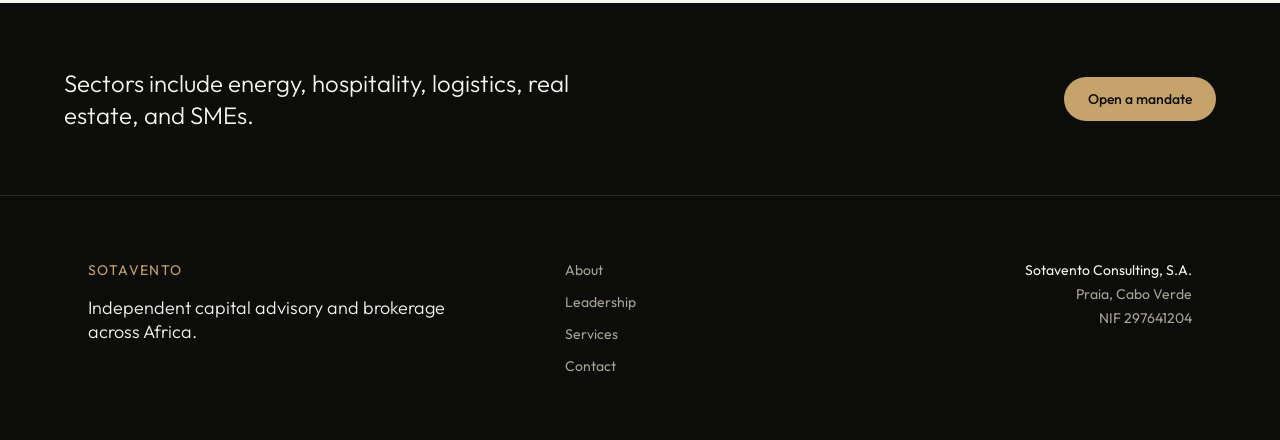
<file: services/brokerage.html>
<!DOCTYPE html><html lang="en" class="antialiased"><head><meta name="twitter:card" content="summary_large_image"><meta property="og:title" content="Sotavento Consulting"><link rel="stylesheet" href="https://fonts.googleapis.com/css2?family=Outfit:wght@300;400;500;600&amp;display=swap" data-precedence="default"><meta name="apple-mobile-web-app-title" content="Sotavento Consulting"><meta name="apple-mobile-web-app-status-bar-style" content="black"><title>Brokerage advisory — Sotavento Consulting</title><meta charset="utf-8"><meta name="viewport" content="width=device-width, initial-scale=1"><meta name="theme-color" content="#0c0d0b"><meta name="description" content="Fixed income, equities, and wealth brokerage, with independent advice through to financial close."><link rel="icon" type="image/svg+xml" href="../favicon.svg"><link rel="preconnect" href="https://fonts.googleapis.com"><link rel="preconnect" href="https://fonts.gstatic.com" crossorigin="anonymous"><link rel="stylesheet" href="../css/site.css"/></head><body><div class="min-h-dvh bg-paper text-ink"><a href="#content" class="sr-only focus:not-sr-only focus:absolute focus:left-4 focus:top-4 focus:z-50 focus:bg-paper focus:px-4 focus:py-2 focus:text-ink">Skip to content</a><header class="sticky top-0 z-40 border-b border-line bg-ink text-paper"><div class="mx-auto flex max-w-6xl items-center justify-between gap-6 px-6 py-5"><a class="group flex items-center gap-3" href="../index.html"><span class="grid h-9 w-9 place-items-center border border-brass text-xs tracking-widest text-brass">S</span><span class="text-sm font-medium uppercase tracking-widest">Sotavento</span></a><nav class="hidden items-center gap-8 md:flex" aria-label="Primary"><a class="text-sm text-paper transition-colors duration-200 hover:text-brass" href="../about.html">About</a><a class="text-sm text-paper transition-colors duration-200 hover:text-brass" href="../people.html">Leadership</a><a class="text-sm text-brass active" href="../services.html" data-status="active" aria-current="page">Services</a><a class="text-sm text-paper transition-colors duration-200 hover:text-brass" href="../contact.html">Contact</a><a class="inline-flex min-h-11 items-center bg-paper px-5 text-sm font-medium text-ink transition-colors duration-200 hover:bg-brass" href="../contact.html">Start a conversation</a></nav><button type="button" class="inline-flex min-h-11 items-center px-2 text-sm uppercase tracking-widest text-paper md:hidden" aria-expanded="false" aria-controls="mobile-nav">Menu</button></div><div id="mobile-nav" class="fixed inset-0 z-50 hidden flex-col bg-ink px-6 pb-10 pt-6 text-paper"><div class="flex items-center justify-between"><span class="text-sm uppercase tracking-widest">Sotavento</span><button type="button" class="min-h-11 px-2 text-sm uppercase tracking-widest" data-close>Close</button></div><nav class="mt-16 flex flex-col gap-2" aria-label="Mobile"><a class="border-b border-line py-4 text-3xl font-light" href="../index.html">Home</a><a class="border-b border-line py-4 text-3xl font-light" href="../about.html">About</a><a class="border-b border-line py-4 text-3xl font-light" href="../people.html">Leadership</a><a class="border-b border-line py-4 text-3xl font-light" href="../services.html">Services</a><a class="border-b border-line py-4 text-3xl font-light" href="../contact.html">Contact</a></nav></div></header><div id="content"><header class="border-b border-rule px-6 pb-16 pt-28"><div class="mx-auto grid max-w-6xl gap-8 md:grid-cols-12"><div class="md:col-span-3"><p class="text-xs font-medium uppercase tracking-widest text-brass">Brokerage advisory</p></div><div class="md:col-span-9"><h1 class="max-w-4xl text-balance text-4xl font-light leading-tight md:text-6xl">Fixed income, equities, and wealth — taken through to close.</h1><p class="mt-6 max-w-2xl text-pretty text-lg leading-relaxed text-ink-muted">An integrated brokerage platform. Independent advice, with no balance-sheet conflict, for growth, investment, acquisition, and refinancing.</p></div></div></header><img src="../images/port.jpg" alt="Logistics terminal at dusk" class="h-72 w-full object-cover md:h-96"><section class="mx-auto grid max-w-6xl gap-12 px-6 py-20 md:grid-cols-12"><div class="max-w-md md:col-span-4"><p class="text-xs font-medium uppercase tracking-widest text-brass">The offer</p><p class="mt-4 text-pretty leading-relaxed text-ink-muted">The firm works from the client’s objectives, then delivers brokerage and debt advisory through institutional, private, and Gulf relationships. Advice and execution sit in the same mandate.</p></div><ul class="md:col-span-8"><li class="border-t border-rule py-6"><h2 class="text-2xl font-light">Fixed income, equities, and wealth</h2><p class="mt-2 max-w-xl text-pretty leading-relaxed text-ink-muted">An integrated brokerage platform, with independent advice carried through to financial close.</p></li><li class="border-t border-rule py-6"><h2 class="text-2xl font-light">A client-led mandate</h2><p class="mt-2 max-w-xl text-pretty leading-relaxed text-ink-muted">Advisory and brokerage aligned to strategic, financing, and investment objectives, without a balance-sheet conflict.</p></li><li class="border-t border-rule py-6"><h2 class="text-2xl font-light">Capital alongside the brokerage</h2><p class="mt-2 max-w-xl text-pretty leading-relaxed text-ink-muted">Support across capital structuring, debt advisory, refinancing, acquisitions, and project finance.</p></li><li class="border-t border-rule py-6"><h2 class="text-2xl font-light">Ongoing engagement</h2><p class="mt-2 max-w-xl text-pretty leading-relaxed text-ink-muted">Market notes, transaction updates, and structured reviews as the mandate and the market move.</p></li></ul></section><section class="bg-ink px-6 py-16 text-paper"><div class="mx-auto flex max-w-6xl flex-col items-start justify-between gap-6 md:flex-row md:items-center"><p class="max-w-xl text-2xl font-light">Sectors include energy, hospitality, logistics, real estate, and SMEs.</p><a class="inline-flex min-h-11 items-center rounded-full bg-brass px-6 text-sm font-medium text-ink" href="../contact.html">Open a mandate</a></div></section></div><footer class="border-t border-line bg-ink text-paper"><div class="mx-auto grid max-w-6xl gap-10 px-6 py-16 md:grid-cols-12"><div class="md:col-span-5"><p class="text-sm uppercase tracking-widest text-brass">Sotavento</p><p class="mt-4 max-w-sm text-pretty text-lg font-light leading-snug">Independent capital advisory and brokerage across Africa.</p></div><nav class="flex flex-col gap-3 md:col-span-3" aria-label="Footer"><a class="text-sm text-muted transition-colors duration-200 hover:text-paper" href="../about.html">About</a><a class="text-sm text-muted transition-colors duration-200 hover:text-paper" href="../people.html">Leadership</a><a class="text-sm text-muted transition-colors duration-200 hover:text-paper active" href="../services.html" data-status="active" aria-current="page">Services</a><a class="text-sm text-muted transition-colors duration-200 hover:text-paper" href="../contact.html">Contact</a></nav><div class="md:col-span-4 md:text-right"><p class="text-sm">Sotavento Consulting, S.A.</p><p class="mt-1 text-sm text-muted">Praia, Cabo Verde</p><p class="mt-1 text-sm text-muted">NIF 297641204</p></div></div></footer></div><script src="../js/site.js"></script></body></html>
</file>
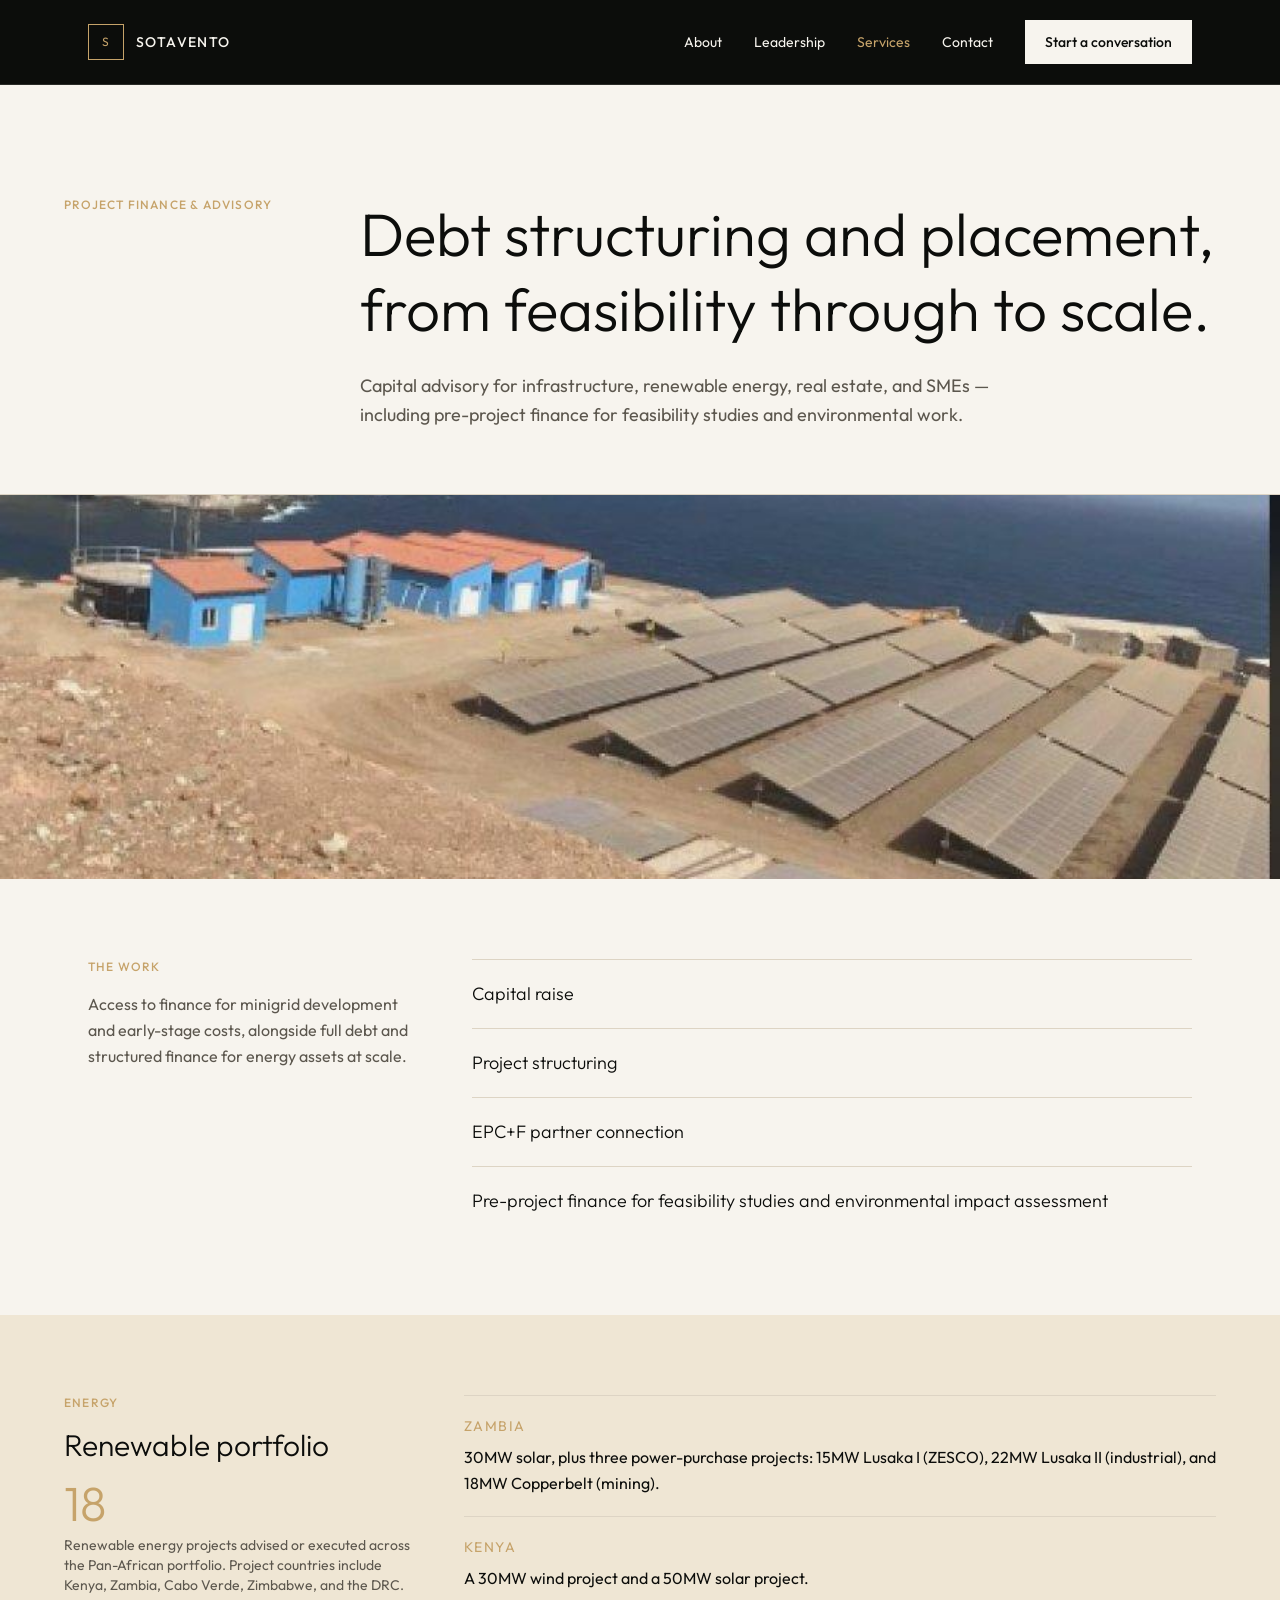
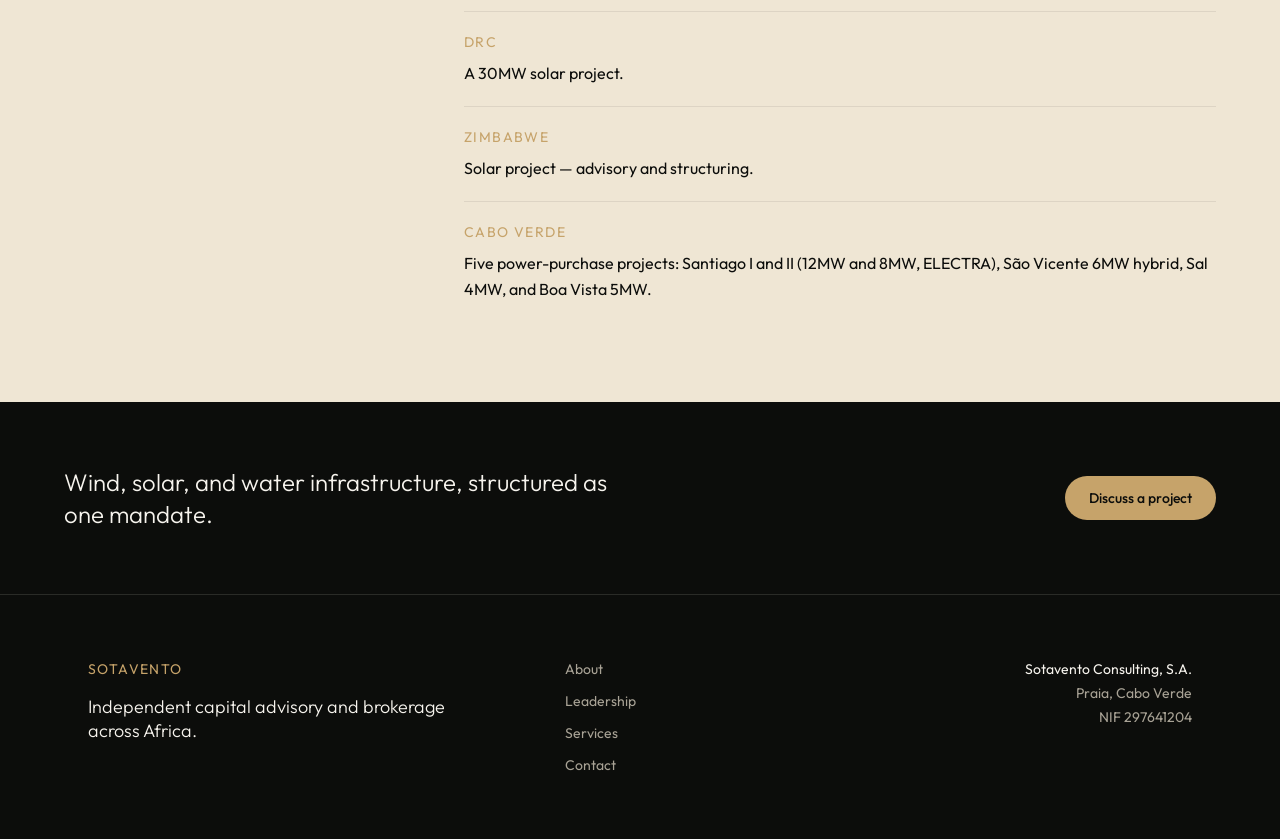
<file: services/project-finance.html>
<!DOCTYPE html><html lang="en" class="antialiased"><head><meta name="twitter:card" content="summary_large_image"><meta property="og:title" content="Sotavento Consulting"><link rel="stylesheet" href="https://fonts.googleapis.com/css2?family=Outfit:wght@300;400;500;600&amp;display=swap" data-precedence="default"><meta name="apple-mobile-web-app-title" content="Sotavento Consulting"><meta name="apple-mobile-web-app-status-bar-style" content="black"><title>Project finance &amp; advisory — Sotavento Consulting</title><meta charset="utf-8"><meta name="viewport" content="width=device-width, initial-scale=1"><meta name="theme-color" content="#0c0d0b"><meta name="description" content="Debt structuring, placement, and capital advisory for infrastructure, renewable energy, real estate, and SMEs."><link rel="icon" type="image/svg+xml" href="../favicon.svg"><link rel="preconnect" href="https://fonts.googleapis.com"><link rel="preconnect" href="https://fonts.gstatic.com" crossorigin="anonymous"><link rel="stylesheet" href="../css/site.css"/></head><body><div class="min-h-dvh bg-paper text-ink"><a href="#content" class="sr-only focus:not-sr-only focus:absolute focus:left-4 focus:top-4 focus:z-50 focus:bg-paper focus:px-4 focus:py-2 focus:text-ink">Skip to content</a><header class="sticky top-0 z-40 border-b border-line bg-ink text-paper"><div class="mx-auto flex max-w-6xl items-center justify-between gap-6 px-6 py-5"><a class="group flex items-center gap-3" href="../index.html"><span class="grid h-9 w-9 place-items-center border border-brass text-xs tracking-widest text-brass">S</span><span class="text-sm font-medium uppercase tracking-widest">Sotavento</span></a><nav class="hidden items-center gap-8 md:flex" aria-label="Primary"><a class="text-sm text-paper transition-colors duration-200 hover:text-brass" href="../about.html">About</a><a class="text-sm text-paper transition-colors duration-200 hover:text-brass" href="../people.html">Leadership</a><a class="text-sm text-brass active" href="../services.html" data-status="active" aria-current="page">Services</a><a class="text-sm text-paper transition-colors duration-200 hover:text-brass" href="../contact.html">Contact</a><a class="inline-flex min-h-11 items-center bg-paper px-5 text-sm font-medium text-ink transition-colors duration-200 hover:bg-brass" href="../contact.html">Start a conversation</a></nav><button type="button" class="inline-flex min-h-11 items-center px-2 text-sm uppercase tracking-widest text-paper md:hidden" aria-expanded="false" aria-controls="mobile-nav">Menu</button></div><div id="mobile-nav" class="fixed inset-0 z-50 hidden flex-col bg-ink px-6 pb-10 pt-6 text-paper"><div class="flex items-center justify-between"><span class="text-sm uppercase tracking-widest">Sotavento</span><button type="button" class="min-h-11 px-2 text-sm uppercase tracking-widest" data-close>Close</button></div><nav class="mt-16 flex flex-col gap-2" aria-label="Mobile"><a class="border-b border-line py-4 text-3xl font-light" href="../index.html">Home</a><a class="border-b border-line py-4 text-3xl font-light" href="../about.html">About</a><a class="border-b border-line py-4 text-3xl font-light" href="../people.html">Leadership</a><a class="border-b border-line py-4 text-3xl font-light" href="../services.html">Services</a><a class="border-b border-line py-4 text-3xl font-light" href="../contact.html">Contact</a></nav></div></header><div id="content"><header class="border-b border-rule px-6 pb-16 pt-28"><div class="mx-auto grid max-w-6xl gap-8 md:grid-cols-12"><div class="md:col-span-3"><p class="text-xs font-medium uppercase tracking-widest text-brass">Project finance &amp; advisory</p></div><div class="md:col-span-9"><h1 class="max-w-4xl text-balance text-4xl font-light leading-tight md:text-6xl">Debt structuring and placement, from feasibility through to scale.</h1><p class="mt-6 max-w-2xl text-pretty text-lg leading-relaxed text-ink-muted">Capital advisory for infrastructure, renewable energy, real estate, and SMEs — including pre-project finance for feasibility studies and environmental work.</p></div></div></header><img src="../images/solar-site.jpg" alt="Coastal solar array beside blue service buildings and the Atlantic" class="h-72 w-full object-cover md:h-96"><section class="mx-auto grid max-w-6xl gap-12 px-6 py-20 md:grid-cols-12"><div class="md:col-span-4"><p class="text-xs font-medium uppercase tracking-widest text-brass">The work</p><p class="mt-4 text-pretty leading-relaxed text-ink-muted">Access to finance for minigrid development and early-stage costs, alongside full debt and structured finance for energy assets at scale.</p></div><ul class="md:col-span-8"><li class="border-t border-rule py-5 text-lg font-light">Capital raise</li><li class="border-t border-rule py-5 text-lg font-light">Project structuring</li><li class="border-t border-rule py-5 text-lg font-light">EPC+F partner connection</li><li class="border-t border-rule py-5 text-lg font-light">Pre-project finance for feasibility studies and environmental impact assessment</li></ul></section><section class="bg-sand px-6 py-20"><div class="mx-auto grid max-w-6xl gap-12 md:grid-cols-12"><div class="md:col-span-4"><p class="text-xs font-medium uppercase tracking-widest text-brass">Energy</p><h2 class="mt-4 text-3xl font-light">Renewable portfolio</h2><p class="mt-4 text-5xl font-light text-brass">18</p><p class="mt-2 text-sm text-ink-muted">Renewable energy projects advised or executed across the Pan-African portfolio. Project countries include Kenya, Zambia, Cabo Verde, Zimbabwe, and the DRC.</p></div><ul class="md:col-span-8"><li class="border-t border-rule py-5"><h3 class="text-sm uppercase tracking-widest text-brass">Zambia</h3><p class="mt-2 text-pretty leading-relaxed">30MW solar, plus three power-purchase projects: 15MW Lusaka I (ZESCO), 22MW Lusaka II (industrial), and 18MW Copperbelt (mining).</p></li><li class="border-t border-rule py-5"><h3 class="text-sm uppercase tracking-widest text-brass">Kenya</h3><p class="mt-2 text-pretty leading-relaxed">A 30MW wind project and a 50MW solar project.</p></li><li class="border-t border-rule py-5"><h3 class="text-sm uppercase tracking-widest text-brass">DRC</h3><p class="mt-2 text-pretty leading-relaxed">A 30MW solar project.</p></li><li class="border-t border-rule py-5"><h3 class="text-sm uppercase tracking-widest text-brass">Zimbabwe</h3><p class="mt-2 text-pretty leading-relaxed">Solar project — advisory and structuring.</p></li><li class="border-t border-rule py-5"><h3 class="text-sm uppercase tracking-widest text-brass">Cabo Verde</h3><p class="mt-2 text-pretty leading-relaxed">Five power-purchase projects: Santiago I and II (12MW and 8MW, ELECTRA), São Vicente 6MW hybrid, Sal 4MW, and Boa Vista 5MW.</p></li></ul></div></section><section class="bg-ink px-6 py-16 text-paper"><div class="mx-auto flex max-w-6xl flex-col items-start justify-between gap-6 md:flex-row md:items-center"><p class="max-w-xl text-2xl font-light">Wind, solar, and water infrastructure, structured as one mandate.</p><a class="inline-flex min-h-11 items-center rounded-full bg-brass px-6 text-sm font-medium text-ink" href="../contact.html">Discuss a project</a></div></section></div><footer class="border-t border-line bg-ink text-paper"><div class="mx-auto grid max-w-6xl gap-10 px-6 py-16 md:grid-cols-12"><div class="md:col-span-5"><p class="text-sm uppercase tracking-widest text-brass">Sotavento</p><p class="mt-4 max-w-sm text-pretty text-lg font-light leading-snug">Independent capital advisory and brokerage across Africa.</p></div><nav class="flex flex-col gap-3 md:col-span-3" aria-label="Footer"><a class="text-sm text-muted transition-colors duration-200 hover:text-paper" href="../about.html">About</a><a class="text-sm text-muted transition-colors duration-200 hover:text-paper" href="../people.html">Leadership</a><a class="text-sm text-muted transition-colors duration-200 hover:text-paper active" href="../services.html" data-status="active" aria-current="page">Services</a><a class="text-sm text-muted transition-colors duration-200 hover:text-paper" href="../contact.html">Contact</a></nav><div class="md:col-span-4 md:text-right"><p class="text-sm">Sotavento Consulting, S.A.</p><p class="mt-1 text-sm text-muted">Praia, Cabo Verde</p><p class="mt-1 text-sm text-muted">NIF 297641204</p></div></div></footer></div><script src="../js/site.js"></script></body></html>
</file>
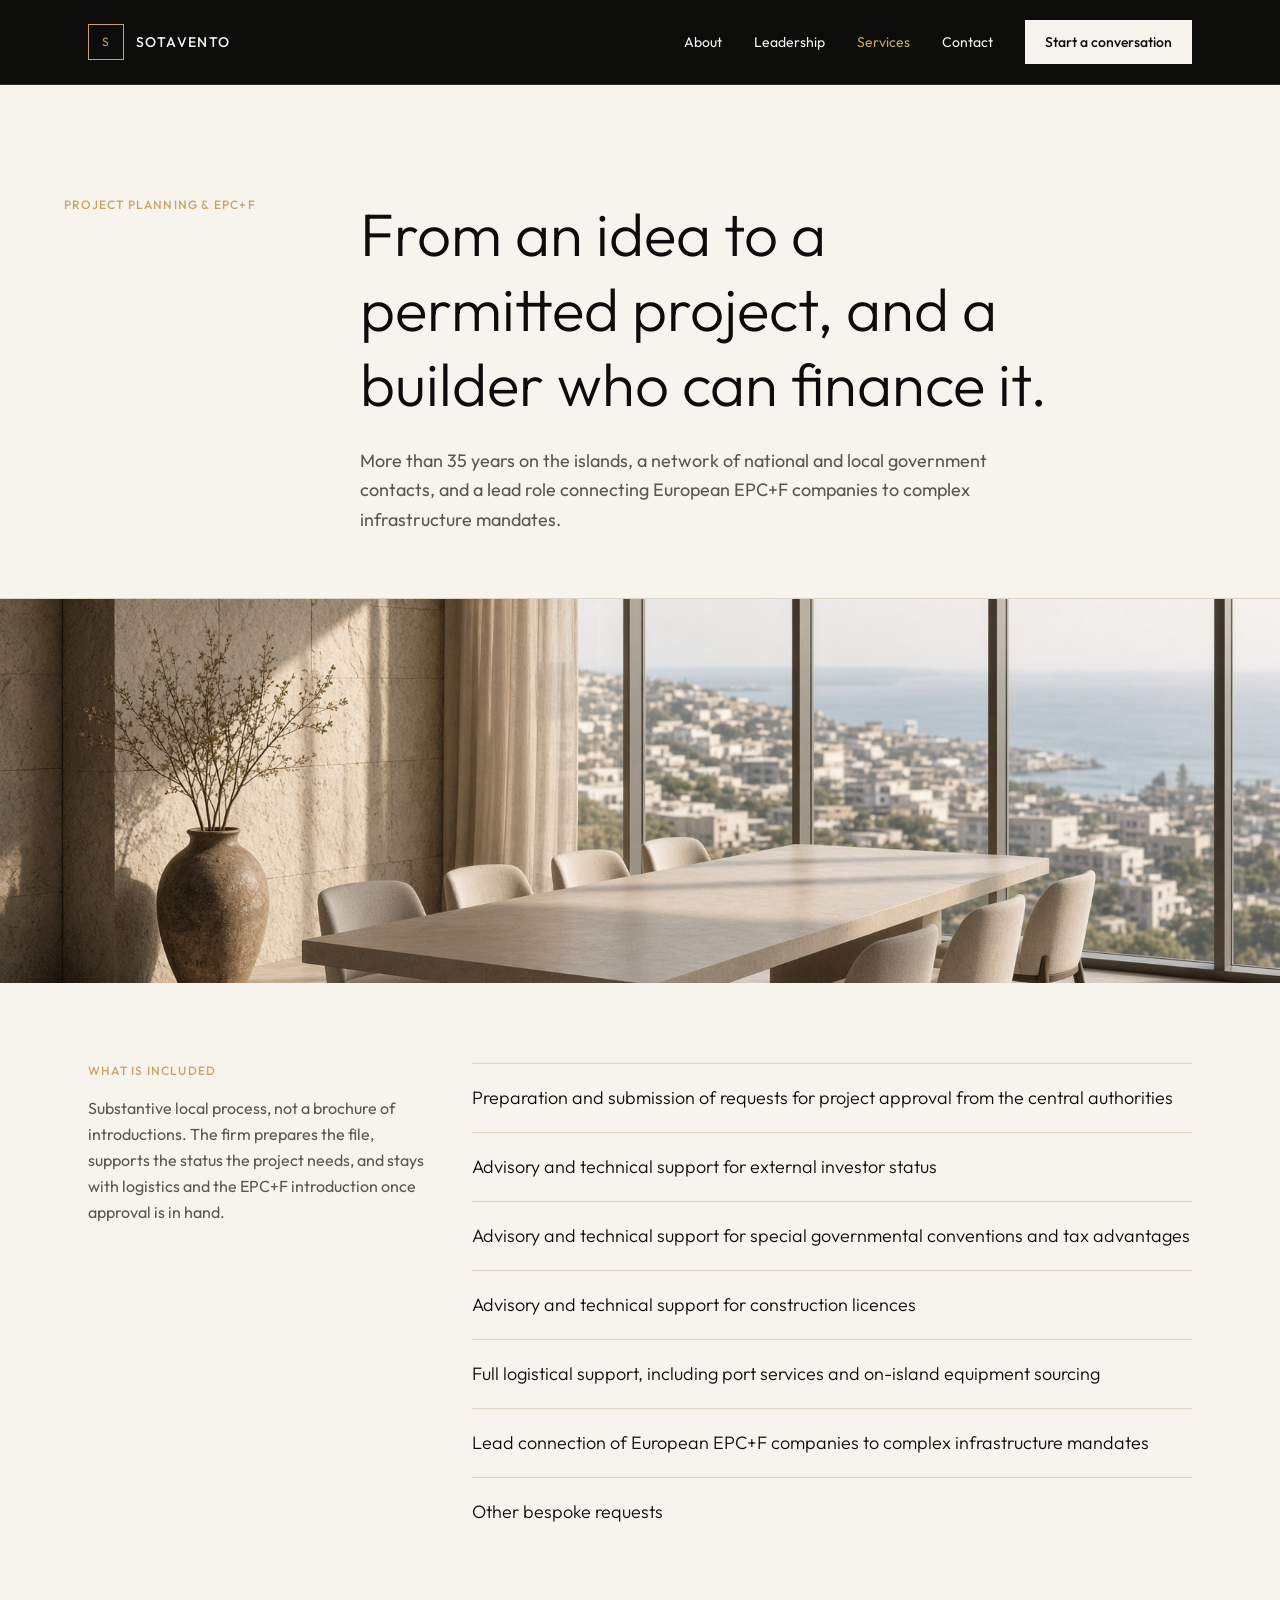
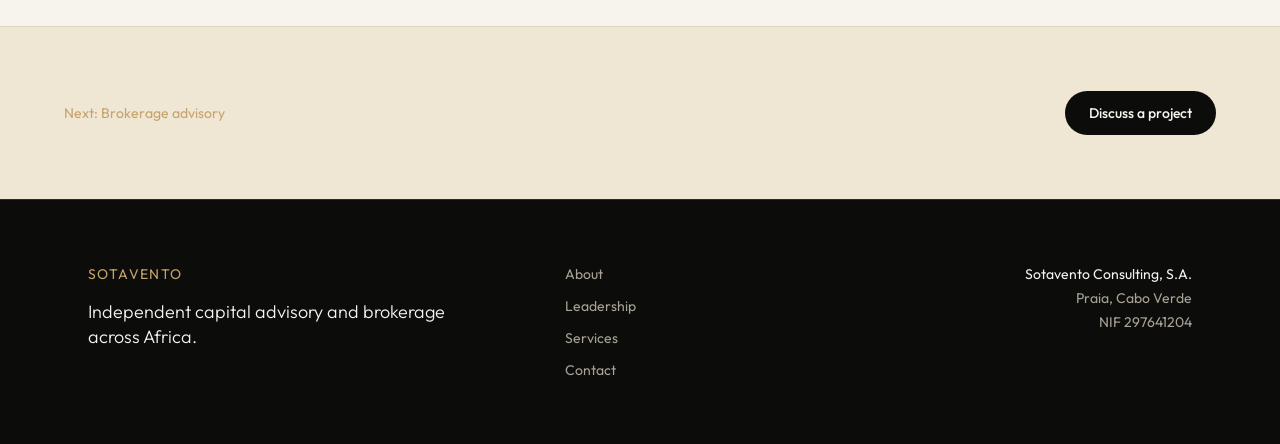
<file: services/project-planning.html>
<!DOCTYPE html><html lang="en" class="antialiased"><head><meta name="twitter:card" content="summary_large_image"><meta property="og:title" content="Sotavento Consulting"><link rel="stylesheet" href="https://fonts.googleapis.com/css2?family=Outfit:wght@300;400;500;600&amp;display=swap" data-precedence="default"><meta name="apple-mobile-web-app-title" content="Sotavento Consulting"><meta name="apple-mobile-web-app-status-bar-style" content="black"><title>Project planning &amp; EPC+F — Sotavento Consulting</title><meta charset="utf-8"><meta name="viewport" content="width=device-width, initial-scale=1"><meta name="theme-color" content="#0c0d0b"><meta name="description" content="Project approvals, investor status, licences, and EPC+F partner connections for infrastructure mandates."><link rel="icon" type="image/svg+xml" href="../favicon.svg"><link rel="preconnect" href="https://fonts.googleapis.com"><link rel="preconnect" href="https://fonts.gstatic.com" crossorigin="anonymous"><link rel="stylesheet" href="../css/site.css"/></head><body><div class="min-h-dvh bg-paper text-ink"><a href="#content" class="sr-only focus:not-sr-only focus:absolute focus:left-4 focus:top-4 focus:z-50 focus:bg-paper focus:px-4 focus:py-2 focus:text-ink">Skip to content</a><header class="sticky top-0 z-40 border-b border-line bg-ink text-paper"><div class="mx-auto flex max-w-6xl items-center justify-between gap-6 px-6 py-5"><a class="group flex items-center gap-3" href="../index.html"><span class="grid h-9 w-9 place-items-center border border-brass text-xs tracking-widest text-brass">S</span><span class="text-sm font-medium uppercase tracking-widest">Sotavento</span></a><nav class="hidden items-center gap-8 md:flex" aria-label="Primary"><a class="text-sm text-paper transition-colors duration-200 hover:text-brass" href="../about.html">About</a><a class="text-sm text-paper transition-colors duration-200 hover:text-brass" href="../people.html">Leadership</a><a class="text-sm text-brass active" href="../services.html" data-status="active" aria-current="page">Services</a><a class="text-sm text-paper transition-colors duration-200 hover:text-brass" href="../contact.html">Contact</a><a class="inline-flex min-h-11 items-center bg-paper px-5 text-sm font-medium text-ink transition-colors duration-200 hover:bg-brass" href="../contact.html">Start a conversation</a></nav><button type="button" class="inline-flex min-h-11 items-center px-2 text-sm uppercase tracking-widest text-paper md:hidden" aria-expanded="false" aria-controls="mobile-nav">Menu</button></div><div id="mobile-nav" class="fixed inset-0 z-50 hidden flex-col bg-ink px-6 pb-10 pt-6 text-paper"><div class="flex items-center justify-between"><span class="text-sm uppercase tracking-widest">Sotavento</span><button type="button" class="min-h-11 px-2 text-sm uppercase tracking-widest" data-close>Close</button></div><nav class="mt-16 flex flex-col gap-2" aria-label="Mobile"><a class="border-b border-line py-4 text-3xl font-light" href="../index.html">Home</a><a class="border-b border-line py-4 text-3xl font-light" href="../about.html">About</a><a class="border-b border-line py-4 text-3xl font-light" href="../people.html">Leadership</a><a class="border-b border-line py-4 text-3xl font-light" href="../services.html">Services</a><a class="border-b border-line py-4 text-3xl font-light" href="../contact.html">Contact</a></nav></div></header><div id="content"><header class="border-b border-rule px-6 pb-16 pt-28"><div class="mx-auto grid max-w-6xl gap-8 md:grid-cols-12"><div class="md:col-span-3"><p class="text-xs font-medium uppercase tracking-widest text-brass">Project planning &amp; EPC+F</p></div><div class="md:col-span-9"><h1 class="max-w-4xl text-balance text-4xl font-light leading-tight md:text-6xl">From an idea to a permitted project, and a builder who can finance it.</h1><p class="mt-6 max-w-2xl text-pretty text-lg leading-relaxed text-ink-muted">More than 35 years on the islands, a network of national and local government contacts, and a lead role connecting European EPC+F companies to complex infrastructure mandates.</p></div></div></header><img src="../images/room.jpg" alt="Quiet meeting room with morning light and a coastal city beyond the glass" class="h-72 w-full object-cover md:h-96"><section class="mx-auto grid max-w-6xl gap-12 px-6 py-20 md:grid-cols-12"><div class="md:col-span-4"><p class="text-xs font-medium uppercase tracking-widest text-brass">What is included</p><p class="mt-4 text-pretty leading-relaxed text-ink-muted">Substantive local process, not a brochure of introductions. The firm prepares the file, supports the status the project needs, and stays with logistics and the EPC+F introduction once approval is in hand.</p></div><ul class="md:col-span-8"><li class="border-t border-rule py-5 text-lg font-light">Preparation and submission of requests for project approval from the central authorities</li><li class="border-t border-rule py-5 text-lg font-light">Advisory and technical support for external investor status</li><li class="border-t border-rule py-5 text-lg font-light">Advisory and technical support for special governmental conventions and tax advantages</li><li class="border-t border-rule py-5 text-lg font-light">Advisory and technical support for construction licences</li><li class="border-t border-rule py-5 text-lg font-light">Full logistical support, including port services and on-island equipment sourcing</li><li class="border-t border-rule py-5 text-lg font-light">Lead connection of European EPC+F companies to complex infrastructure mandates</li><li class="border-t border-rule py-5 text-lg font-light">Other bespoke requests</li></ul></section><section class="border-t border-rule bg-sand px-6 py-16"><div class="mx-auto flex max-w-6xl flex-wrap items-center justify-between gap-6"><a class="text-sm text-brass" href="brokerage.html">Next: Brokerage advisory</a><a class="inline-flex min-h-11 items-center rounded-full bg-ink px-6 text-sm font-medium text-paper hover:bg-brass hover:text-ink" href="../contact.html">Discuss a project</a></div></section></div><footer class="border-t border-line bg-ink text-paper"><div class="mx-auto grid max-w-6xl gap-10 px-6 py-16 md:grid-cols-12"><div class="md:col-span-5"><p class="text-sm uppercase tracking-widest text-brass">Sotavento</p><p class="mt-4 max-w-sm text-pretty text-lg font-light leading-snug">Independent capital advisory and brokerage across Africa.</p></div><nav class="flex flex-col gap-3 md:col-span-3" aria-label="Footer"><a class="text-sm text-muted transition-colors duration-200 hover:text-paper" href="../about.html">About</a><a class="text-sm text-muted transition-colors duration-200 hover:text-paper" href="../people.html">Leadership</a><a class="text-sm text-muted transition-colors duration-200 hover:text-paper active" href="../services.html" data-status="active" aria-current="page">Services</a><a class="text-sm text-muted transition-colors duration-200 hover:text-paper" href="../contact.html">Contact</a></nav><div class="md:col-span-4 md:text-right"><p class="text-sm">Sotavento Consulting, S.A.</p><p class="mt-1 text-sm text-muted">Praia, Cabo Verde</p><p class="mt-1 text-sm text-muted">NIF 297641204</p></div></div></footer></div><script src="../js/site.js"></script></body></html>
</file>
<file: css/site.css>
@layer properties;
@layer theme, base, components, utilities;
@layer theme {
  :root, :host { --font-sans: "Outfit", ui-sans-serif, system-ui, sans-serif; --font-mono: ui-monospace, SFMono-Regular, Menlo, Monaco, Consolas, "Liberation Mono",
      "Courier New", monospace; --color-red-500: oklch(63.7% 0.237 25.331); --color-zinc-50: oklch(98.5% 0 none); --color-zinc-400: oklch(70.5% 0.015 286.067); --color-zinc-500: oklch(55.2% 0.016 285.938); --color-zinc-900: oklch(21% 0.006 285.885); --color-zinc-950: oklch(14.1% 0.005 285.823); --color-neutral-100: oklch(97% 0 none); --color-neutral-300: oklch(87% 0 none); --color-neutral-500: oklch(55.6% 0 none); --color-neutral-700: oklch(37.1% 0 none); --color-neutral-900: oklch(20.5% 0 none); --color-black: #000; --color-white: #fff; --spacing: 0.25rem; --container-sm: 24rem; --container-md: 28rem; --container-lg: 32rem; --container-xl: 36rem; --container-2xl: 42rem; --container-3xl: 48rem; --container-4xl: 56rem; --container-5xl: 64rem; --container-6xl: 72rem; --text-xs: 0.75rem; --text-xs--line-height: calc(1 / 0.75); --text-sm: 0.875rem; --text-sm--line-height: calc(1.25 / 0.875); --text-base: 1rem; --text-base--line-height: calc(1.5 / 1); --text-lg: 1.125rem; --text-lg--line-height: calc(1.75 / 1.125); --text-xl: 1.25rem; --text-xl--line-height: calc(1.75 / 1.25); --text-2xl: 1.5rem; --text-2xl--line-height: calc(2 / 1.5); --text-3xl: 1.875rem; --text-3xl--line-height: calc(2.25 / 1.875); --text-4xl: 2.25rem; --text-4xl--line-height: calc(2.5 / 2.25); --text-5xl: 3rem; --text-5xl--line-height: 1; --text-6xl: 3.75rem; --text-6xl--line-height: 1; --text-7xl: 4.5rem; --text-7xl--line-height: 1; --font-weight-light: 300; --font-weight-medium: 500; --font-weight-semibold: 600; --tracking-tight: -0.025em; --tracking-wide: 0.025em; --tracking-widest: 0.1em; --leading-tight: 1.25; --leading-snug: 1.375; --leading-normal: 1.5; --leading-relaxed: 1.625; --radius-xs: 0.125rem; --radius-sm: 0.25rem; --radius-md: 0.375rem; --radius-lg: 0.5rem; --radius-xl: 0.75rem; --radius-2xl: 1rem; --radius-3xl: 1.5rem; --ease-out: cubic-bezier(0, 0, 0.2, 1); --ease-in-out: cubic-bezier(0.4, 0, 0.2, 1); --animate-pulse: pulse 2s cubic-bezier(0.4, 0, 0.6, 1) infinite; --default-transition-duration: 150ms; --default-transition-timing-function: cubic-bezier(0.4, 0, 0.2, 1); --default-font-family: var(--font-sans); --default-mono-font-family: var(--font-mono); --color-ink: #0c0d0b; --color-ink-soft: #161714; --color-paper: #f7f4ee; --color-sand: #efe6d4; --color-muted: #a8a295; --color-ink-muted: #5c574e; --color-line: #2a2b27; --color-rule: #ddd4c4; --color-brass: #c6a36a; }
}
@layer base {
  *, ::after, ::before, ::backdrop, ::file-selector-button { box-sizing: border-box; margin: 0px; padding: 0px; border: 0px solid; }
  html, :host { line-height: 1.5; text-size-adjust: 100%; tab-size: 4; font-family: var(--default-font-family, -apple-system, BlinkMacSystemFont, "Segoe UI", Roboto, "Helvetica Neue", "Noto Sans", Arial, sans-serif, "Apple Color Emoji", "Segoe UI Emoji", "Segoe UI Symbol", "Noto Color Emoji"); font-feature-settings: var(--default-font-feature-settings, normal); font-variation-settings: var(--default-font-variation-settings, normal); -webkit-tap-highlight-color: transparent; }
  hr { height: 0px; color: inherit; border-top-width: 1px; }
  abbr:where([title]) { text-decoration: underline dotted; }
  h1, h2, h3, h4, h5, h6 { font-size: inherit; font-weight: inherit; }
  a { color: inherit; text-decoration: inherit; }
  b, strong { font-weight: bolder; }
  code, kbd, samp, pre { font-family: var(--default-mono-font-family, ui-monospace, SFMono-Regular, Menlo, Monaco, Consolas, "Liberation Mono", "Courier New", monospace); font-feature-settings: var(--default-mono-font-feature-settings, normal); font-variation-settings: var(--default-mono-font-variation-settings, normal); font-size: 1em; }
  small { font-size: 80%; }
  sub, sup { font-size: 75%; line-height: 0; position: relative; vertical-align: baseline; }
  sub { bottom: -0.25em; }
  sup { top: -0.5em; }
  table { text-indent: 0px; border-color: inherit; border-collapse: collapse; }
  progress { vertical-align: baseline; }
  summary { display: list-item; }
  ol, ul, menu { list-style: none; }
  img, svg, video, canvas, audio, iframe, embed, object { display: block; vertical-align: middle; }
  img, video { max-width: 100%; height: auto; }
  button, input, select, optgroup, textarea, ::file-selector-button { font: inherit; letter-spacing: inherit; color: inherit; border-radius: 0px; background-color: transparent; opacity: 1; }
  :where(select:is([multiple], [size])) optgroup { font-weight: bolder; }
  :where(select:is([multiple], [size])) optgroup option { padding-inline-start: 20px; }
  ::file-selector-button { margin-inline-end: 4px; }
  ::placeholder { opacity: 1; }
  @supports (not (-webkit-appearance: -apple-pay-button)) or (contain-intrinsic-size: 1px) {
  ::placeholder {
  color: currentcolor;
  @supports (color: color-mix(in lab, red, red)) {
  color: color-mix(currentcolor, transparent);
}
}
}
  textarea { resize: vertical; }
  ::-webkit-search-decoration { appearance: none; }
  ::-webkit-date-and-time-value { min-height: 1lh; text-align: inherit; }
  ::-webkit-datetime-edit { display: inline-flex; }
  ::-webkit-datetime-edit-fields-wrapper { padding: 0px; }
  ::-webkit-datetime-edit, ::-webkit-datetime-edit-year-field, ::-webkit-datetime-edit-month-field, ::-webkit-datetime-edit-day-field, ::-webkit-datetime-edit-hour-field, ::-webkit-datetime-edit-minute-field, ::-webkit-datetime-edit-second-field, ::-webkit-datetime-edit-millisecond-field, ::-webkit-datetime-edit-meridiem-field { padding-block: 0px; }
  ::-webkit-calendar-picker-indicator { line-height: 1; }
  button, input:where([type="button"], [type="reset"], [type="submit"]), ::file-selector-button { appearance: button; }
  ::-webkit-inner-spin-button, ::-webkit-outer-spin-button { height: auto; }
  [hidden]:where(:not([hidden="until-found"])) { display: none !important; }
}
@layer utilities {
  .collapse { visibility: collapse; }
  .invisible { visibility: hidden; }
  .visible { visibility: visible; }
  .sr-only { position: absolute; width: 1px; height: 1px; padding: 0px; margin: -1px; overflow: hidden; clip-path: inset(50%); white-space: nowrap; border-width: 0px; }
  .absolute { position: absolute; }
  .fixed { position: fixed; }
  .relative { position: relative; }
  .static { position: static; }
  .sticky { position: sticky; }
  .inset-0 { inset: 0px; }
  .inset-x-0 { inset-inline: 0px; }
  .top-0 { top: 0px; }
  .right-1 { right: var(--spacing); }
  .right-2 { right: calc(var(--spacing) * 2); }
  .right-3 { right: calc(var(--spacing) * 3); }
  .right-4 { right: calc(var(--spacing) * 4); }
  .left-1 { left: var(--spacing); }
  .left-2 { left: calc(var(--spacing) * 2); }
  .left-3 { left: calc(var(--spacing) * 3); }
  .left-4 { left: calc(var(--spacing) * 4); }
  .z-40 { z-index: 40; }
  .z-50 { z-index: 50; }
  .container {
  width: 100%;
  @media (width >= 40rem) {
  max-width: 40rem;
}
  @media (width >= 48rem) {
  max-width: 48rem;
}
  @media (width >= 64rem) {
  max-width: 64rem;
}
  @media (width >= 80rem) {
  max-width: 80rem;
}
  @media (width >= 96rem) {
  max-width: 96rem;
}
}
  .mx-auto { margin-inline: auto; }
  .mt-1 { margin-top: var(--spacing); }
  .mt-2 { margin-top: calc(var(--spacing) * 2); }
  .mt-3 { margin-top: calc(var(--spacing) * 3); }
  .mt-4 { margin-top: calc(var(--spacing) * 4); }
  .mt-5 { margin-top: calc(var(--spacing) * 5); }
  .mt-6 { margin-top: calc(var(--spacing) * 6); }
  .mt-8 { margin-top: calc(var(--spacing) * 8); }
  .mt-10 { margin-top: calc(var(--spacing) * 10); }
  .mt-12 { margin-top: calc(var(--spacing) * 12); }
  .mt-16 { margin-top: calc(var(--spacing) * 16); }
  .mb-6 { margin-bottom: calc(var(--spacing) * 6); }
  .mb-8 { margin-bottom: calc(var(--spacing) * 8); }
  .ml-px { margin-left: 1px; }
  .block { display: block; }
  .contents { display: contents; }
  .flex { display: flex; }
  .grid { display: grid; }
  .hidden { display: none; }
  .inline { display: inline; }
  .inline-flex { display: inline-flex; }
  .table { display: table; }
  .aspect-square { aspect-ratio: 1 / 1; }
  .size-5 { width: calc(var(--spacing) * 5); height: calc(var(--spacing) * 5); }
  .size-10 { width: calc(var(--spacing) * 10); height: calc(var(--spacing) * 10); }
  .h-3 { height: calc(var(--spacing) * 3); }
  .h-8 { height: calc(var(--spacing) * 8); }
  .h-9 { height: calc(var(--spacing) * 9); }
  .h-12 { height: calc(var(--spacing) * 12); }
  .h-72 { height: calc(var(--spacing) * 72); }
  .h-80 { height: calc(var(--spacing) * 80); }
  .h-full { height: 100%; }
  .min-h-11 { min-height: calc(var(--spacing) * 11); }
  .min-h-64 { min-height: calc(var(--spacing) * 64); }
  .min-h-72 { min-height: calc(var(--spacing) * 72); }
  .min-h-dvh { min-height: 100dvh; }
  .min-h-screen { min-height: 100vh; }
  .w-3 { width: calc(var(--spacing) * 3); }
  .w-8 { width: calc(var(--spacing) * 8); }
  .w-9 { width: calc(var(--spacing) * 9); }
  .w-12 { width: calc(var(--spacing) * 12); }
  .w-64 { width: calc(var(--spacing) * 64); }
  .w-fit { width: fit-content; }
  .w-full { width: 100%; }
  .max-w-2xl { max-width: var(--container-2xl); }
  .max-w-3xl { max-width: var(--container-3xl); }
  .max-w-4xl { max-width: var(--container-4xl); }
  .max-w-5xl { max-width: var(--container-5xl); }
  .max-w-6xl { max-width: var(--container-6xl); }
  .max-w-full { max-width: 100%; }
  .max-w-lg { max-width: var(--container-lg); }
  .max-w-md { max-width: var(--container-md); }
  .max-w-sm { max-width: var(--container-sm); }
  .max-w-xl { max-width: var(--container-xl); }
  .shrink { flex-shrink: 1; }
  .shrink-0 { flex-shrink: 0; }
  .scale-100 { --tw-scale-x: 100%; --tw-scale-y: 100%; --tw-scale-z: 100%; scale: var(--tw-scale-x) var(--tw-scale-y); }
  .scale-\[0\.25\] { scale: 0.25; }
  .transform { transform: var(--tw-rotate-x,) var(--tw-rotate-y,) var(--tw-rotate-z,) var(--tw-skew-x,) var(--tw-skew-y,); }
  .animate-pulse { animation: var(--animate-pulse); }
  .cursor-pointer { cursor: pointer; }
  .resize { resize: both; }
  .resize-y { resize: vertical; }
  .scroll-mt-24 { scroll-margin-top: calc(var(--spacing) * 24); }
  .grid-cols-2 { grid-template-columns: repeat(2, minmax(0px, 1fr)); }
  .flex-col { flex-direction: column; }
  .flex-wrap { flex-wrap: wrap; }
  .place-items-center { place-items: center; }
  .items-center { align-items: center; }
  .items-end { align-items: flex-end; }
  .items-start { align-items: flex-start; }
  .justify-between { justify-content: space-between; }
  .justify-center { justify-content: center; }
  .justify-end { justify-content: flex-end; }
  .gap-2 { gap: calc(var(--spacing) * 2); }
  .gap-3 { gap: calc(var(--spacing) * 3); }
  .gap-4 { gap: calc(var(--spacing) * 4); }
  .gap-6 { gap: calc(var(--spacing) * 6); }
  .gap-8 { gap: calc(var(--spacing) * 8); }
  .gap-10 { gap: calc(var(--spacing) * 10); }
  .gap-12 { gap: calc(var(--spacing) * 12); }
  .gap-16 { gap: calc(var(--spacing) * 16); }
  :where(.space-y-3 > :not(:last-child)) { --tw-space-y-reverse: 0; margin-block-start: calc(calc(var(--spacing) * 3) * var(--tw-space-y-reverse)); margin-block-end: calc(calc(var(--spacing) * 3) * calc(1 - var(--tw-space-y-reverse))); }
  :where(.space-y-6 > :not(:last-child)) { --tw-space-y-reverse: 0; margin-block-start: calc(calc(var(--spacing) * 6) * var(--tw-space-y-reverse)); margin-block-end: calc(calc(var(--spacing) * 6) * calc(1 - var(--tw-space-y-reverse))); }
  .truncate { overflow: hidden; text-overflow: ellipsis; white-space: nowrap; }
  .rounded { border-radius: 0.25rem; }
  .rounded-2xl { border-radius: var(--radius-2xl); }
  .rounded-3xl { border-radius: var(--radius-3xl); }
  .rounded-full { border-radius: calc(infinity * 1px); }
  .rounded-lg { border-radius: var(--radius-lg); }
  .rounded-md { border-radius: var(--radius-md); }
  .rounded-xl { border-radius: var(--radius-xl); }
  .border { border-style: var(--tw-border-style); border-width: 1px; }
  .border-t { border-top-style: var(--tw-border-style); border-top-width: 1px; }
  .border-b { border-bottom-style: var(--tw-border-style); border-bottom-width: 1px; }
  .border-brass { border-color: var(--color-brass); }
  .border-line { border-color: var(--color-line); }
  .border-neutral-300 { border-color: var(--color-neutral-300); }
  .border-paper\/40 {
  border-color: color-mix(in srgb, rgb(247, 244, 238) 40%, transparent 60%);
  @supports (color: color-mix(in lab, red, red)) {
  border-color: color-mix(in oklab, var(--color-paper) 40%, transparent);
}
}
  .border-rule { border-color: var(--color-rule); }
  .bg-black { background-color: var(--color-black); }
  .bg-black\/10 {
  background-color: color-mix(in srgb, rgb(0, 0, 0) 10%, transparent 90%);
  @supports (color: color-mix(in lab, red, red)) {
  background-color: color-mix(in oklab, var(--color-black) 10%, transparent);
}
}
  .bg-brass { background-color: var(--color-brass); }
  .bg-ink { background-color: var(--color-ink); }
  .bg-paper { background-color: var(--color-paper); }
  .bg-sand { background-color: var(--color-sand); }
  .bg-transparent { background-color: transparent; }
  .bg-zinc-50 { background-color: var(--color-zinc-50); }
  .bg-gradient-to-t { --tw-gradient-position: to top in oklab; background-image: linear-gradient(var(--tw-gradient-stops)); }
  .from-ink { --tw-gradient-from: var(--color-ink); --tw-gradient-stops: var(--tw-gradient-via-stops, var(--tw-gradient-position), var(--tw-gradient-from) var(--tw-gradient-from-position), var(--tw-gradient-to) var(--tw-gradient-to-position)); }
  .via-ink\/70 {
  --tw-gradient-via: color-mix(in srgb, #0c0d0b 70%, transparent);
  @supports (color: color-mix(in lab, red, red)) {
  --tw-gradient-via: color-mix(in oklab, var(--color-ink) 70%, transparent);
}
  --tw-gradient-via-stops: var(--tw-gradient-position), var(--tw-gradient-from) var(--tw-gradient-from-position), var(--tw-gradient-via) var(--tw-gradient-via-position), var(--tw-gradient-to) var(--tw-gradient-to-position); --tw-gradient-stops: var(--tw-gradient-via-stops);
}
  .to-ink\/35 {
  --tw-gradient-to: color-mix(in srgb, #0c0d0b 35%, transparent);
  @supports (color: color-mix(in lab, red, red)) {
  --tw-gradient-to: color-mix(in oklab, var(--color-ink) 35%, transparent);
}
  --tw-gradient-stops: var(--tw-gradient-via-stops, var(--tw-gradient-position), var(--tw-gradient-from) var(--tw-gradient-from-position), var(--tw-gradient-to) var(--tw-gradient-to-position));
}
  .fill-rule { fill: var(--color-rule); }
  .object-cover { object-fit: cover; }
  .object-top { object-position: center top; }
  .p-2 { padding: calc(var(--spacing) * 2); }
  .p-6 { padding: calc(var(--spacing) * 6); }
  .p-8 { padding: calc(var(--spacing) * 8); }
  .p-\[16px\] { padding: 16px; }
  .px-2 { padding-inline: calc(var(--spacing) * 2); }
  .px-3 { padding-inline: calc(var(--spacing) * 3); }
  .px-4 { padding-inline: calc(var(--spacing) * 4); }
  .px-5 { padding-inline: calc(var(--spacing) * 5); }
  .px-6 { padding-inline: calc(var(--spacing) * 6); }
  .py-1 { padding-block: var(--spacing); }
  .py-2 { padding-block: calc(var(--spacing) * 2); }
  .py-3 { padding-block: calc(var(--spacing) * 3); }
  .py-4 { padding-block: calc(var(--spacing) * 4); }
  .py-5 { padding-block: calc(var(--spacing) * 5); }
  .py-6 { padding-block: calc(var(--spacing) * 6); }
  .py-16 { padding-block: calc(var(--spacing) * 16); }
  .py-20 { padding-block: calc(var(--spacing) * 20); }
  .py-24 { padding-block: calc(var(--spacing) * 24); }
  .pt-4 { padding-top: calc(var(--spacing) * 4); }
  .pt-6 { padding-top: calc(var(--spacing) * 6); }
  .pt-24 { padding-top: calc(var(--spacing) * 24); }
  .pt-28 { padding-top: calc(var(--spacing) * 28); }
  .pt-32 { padding-top: calc(var(--spacing) * 32); }
  .pr-3\.5 { padding-right: calc(var(--spacing) * 3.5); }
  .pb-10 { padding-bottom: calc(var(--spacing) * 10); }
  .pb-16 { padding-bottom: calc(var(--spacing) * 16); }
  .pb-24 { padding-bottom: calc(var(--spacing) * 24); }
  .pb-28 { padding-bottom: calc(var(--spacing) * 28); }
  .pl-4 { padding-left: calc(var(--spacing) * 4); }
  .text-center { text-align: center; }
  .text-2xl { font-size: var(--text-2xl); line-height: var(--tw-leading, var(--text-2xl--line-height)); }
  .text-3xl { font-size: var(--text-3xl); line-height: var(--tw-leading, var(--text-3xl--line-height)); }
  .text-4xl { font-size: var(--text-4xl); line-height: var(--tw-leading, var(--text-4xl--line-height)); }
  .text-5xl { font-size: var(--text-5xl); line-height: var(--tw-leading, var(--text-5xl--line-height)); }
  .text-base { font-size: var(--text-base); line-height: var(--tw-leading, var(--text-base--line-height)); }
  .text-lg { font-size: var(--text-lg); line-height: var(--tw-leading, var(--text-lg--line-height)); }
  .text-sm { font-size: var(--text-sm); line-height: var(--tw-leading, var(--text-sm--line-height)); }
  .text-xl { font-size: var(--text-xl); line-height: var(--tw-leading, var(--text-xl--line-height)); }
  .text-xs { font-size: var(--text-xs); line-height: var(--tw-leading, var(--text-xs--line-height)); }
  .text-\[13px\] { font-size: 13px; }
  .leading-relaxed { --tw-leading: var(--leading-relaxed); line-height: var(--leading-relaxed); }
  .leading-snug { --tw-leading: var(--leading-snug); line-height: var(--leading-snug); }
  .leading-tight { --tw-leading: var(--leading-tight); line-height: var(--leading-tight); }
  .font-light { --tw-font-weight: var(--font-weight-light); font-weight: var(--font-weight-light); }
  .font-medium { --tw-font-weight: var(--font-weight-medium); font-weight: var(--font-weight-medium); }
  .font-semibold { --tw-font-weight: var(--font-weight-semibold); font-weight: var(--font-weight-semibold); }
  .tracking-wide { --tw-tracking: var(--tracking-wide); letter-spacing: var(--tracking-wide); }
  .tracking-widest { --tw-tracking: var(--tracking-widest); letter-spacing: var(--tracking-widest); }
  .text-balance { text-wrap: balance; }
  .text-pretty { text-wrap: pretty; }
  .text-wrap { text-wrap: wrap; }
  .break-words { overflow-wrap: break-word; }
  .text-brass { color: var(--color-brass); }
  .text-ink { color: var(--color-ink); }
  .text-ink-muted { color: var(--color-ink-muted); }
  .text-muted { color: var(--color-muted); }
  .text-neutral-500 { color: var(--color-neutral-500); }
  .text-paper { color: var(--color-paper); }
  .text-red-500 { color: var(--color-red-500); }
  .text-white { color: var(--color-white); }
  .text-zinc-500 { color: var(--color-zinc-500); }
  .text-zinc-900 { color: var(--color-zinc-900); }
  .uppercase { text-transform: uppercase; }
  .tabular-nums { --tw-numeric-spacing: tabular-nums; font-variant-numeric: var(--tw-ordinal,) var(--tw-slashed-zero,) var(--tw-numeric-figure,) var(--tw-numeric-spacing,) var(--tw-numeric-fraction,); }
  .underline-offset-4 { text-underline-offset: 4px; }
  .antialiased { -webkit-font-smoothing: antialiased; }
  .opacity-0 { opacity: 0; }
  .opacity-70 { opacity: 0.7; }
  .opacity-100 { opacity: 1; }
  .shadow { --tw-shadow: 0 1px 3px 0 var(--tw-shadow-color, rgb(0 0 0 / 0.1)), 0 1px 2px -1px var(--tw-shadow-color, rgb(0 0 0 / 0.1)); box-shadow: var(--tw-inset-shadow), var(--tw-inset-ring-shadow), var(--tw-ring-offset-shadow), var(--tw-ring-shadow), var(--tw-shadow); }
  .ring { --tw-ring-shadow: var(--tw-ring-inset,) 0 0 0 calc(1px + var(--tw-ring-offset-width)) var(--tw-ring-color, currentcolor); box-shadow: var(--tw-inset-shadow), var(--tw-inset-ring-shadow), var(--tw-ring-offset-shadow), var(--tw-ring-shadow), var(--tw-shadow); }
  .outline { outline-style: var(--tw-outline-style); outline-width: 1px; }
  .outline-1 { outline-style: var(--tw-outline-style); outline-width: 1px; }
  .-outline-offset-1 { outline-offset: calc(-1px); }
  .outline-black\/10 {
  outline-color: color-mix(in srgb, rgb(0, 0, 0) 10%, transparent 90%);
  @supports (color: color-mix(in lab, red, red)) {
  outline-color: color-mix(in oklab, var(--color-black) 10%, transparent);
}
}
  .blur { --tw-blur: blur(8px); filter: var(--tw-blur,) var(--tw-brightness,) var(--tw-contrast,) var(--tw-grayscale,) var(--tw-hue-rotate,) var(--tw-invert,) var(--tw-saturate,) var(--tw-sepia,) var(--tw-drop-shadow,); }
  .blur-\[4px\] { --tw-blur: blur(4px); filter: var(--tw-blur,) var(--tw-brightness,) var(--tw-contrast,) var(--tw-grayscale,) var(--tw-hue-rotate,) var(--tw-invert,) var(--tw-saturate,) var(--tw-sepia,) var(--tw-drop-shadow,); }
  .blur-none { --tw-blur: ; filter: var(--tw-blur,) var(--tw-brightness,) var(--tw-contrast,) var(--tw-grayscale,) var(--tw-hue-rotate,) var(--tw-invert,) var(--tw-saturate,) var(--tw-sepia,) var(--tw-drop-shadow,); }
  .grayscale { --tw-grayscale: grayscale(100%); filter: var(--tw-blur,) var(--tw-brightness,) var(--tw-contrast,) var(--tw-grayscale,) var(--tw-hue-rotate,) var(--tw-invert,) var(--tw-saturate,) var(--tw-sepia,) var(--tw-drop-shadow,); }
  .invert { --tw-invert: invert(100%); filter: var(--tw-blur,) var(--tw-brightness,) var(--tw-contrast,) var(--tw-grayscale,) var(--tw-hue-rotate,) var(--tw-invert,) var(--tw-saturate,) var(--tw-sepia,) var(--tw-drop-shadow,); }
  .sepia { --tw-sepia: sepia(100%); filter: var(--tw-blur,) var(--tw-brightness,) var(--tw-contrast,) var(--tw-grayscale,) var(--tw-hue-rotate,) var(--tw-invert,) var(--tw-saturate,) var(--tw-sepia,) var(--tw-drop-shadow,); }
  .filter { filter: var(--tw-blur,) var(--tw-brightness,) var(--tw-contrast,) var(--tw-grayscale,) var(--tw-hue-rotate,) var(--tw-invert,) var(--tw-saturate,) var(--tw-sepia,) var(--tw-drop-shadow,); }
  .transition { transition-property: color, background-color, border-color, outline-color, text-decoration-color, fill, stroke, --tw-gradient-from, --tw-gradient-via, --tw-gradient-to, opacity, box-shadow, transform, translate, scale, rotate, filter, -webkit-backdrop-filter, backdrop-filter, display, content-visibility, overlay, pointer-events; transition-timing-function: var(--tw-ease, var(--default-transition-timing-function)); transition-duration: var(--tw-duration, var(--default-transition-duration)); }
  .transition-\[box-shadow\] { transition-property: box-shadow; transition-timing-function: var(--tw-ease, var(--default-transition-timing-function)); transition-duration: var(--tw-duration, var(--default-transition-duration)); }
  .transition-\[opacity\,filter\,scale\] { transition-property: opacity, filter, scale; transition-timing-function: var(--tw-ease, var(--default-transition-timing-function)); transition-duration: var(--tw-duration, var(--default-transition-duration)); }
  .transition-\[scale\,background-color\] { transition-property: scale, background-color; transition-timing-function: var(--tw-ease, var(--default-transition-timing-function)); transition-duration: var(--tw-duration, var(--default-transition-duration)); }
  .transition-\[scale\,opacity\,filter\] { transition-property: scale, opacity, filter; transition-timing-function: var(--tw-ease, var(--default-transition-timing-function)); transition-duration: var(--tw-duration, var(--default-transition-duration)); }
  .transition-colors { transition-property: color, background-color, border-color, outline-color, text-decoration-color, fill, stroke, --tw-gradient-from, --tw-gradient-via, --tw-gradient-to; transition-timing-function: var(--tw-ease, var(--default-transition-timing-function)); transition-duration: var(--tw-duration, var(--default-transition-duration)); }
  .transition-transform { transition-property: transform, translate, scale, rotate; transition-timing-function: var(--tw-ease, var(--default-transition-timing-function)); transition-duration: var(--tw-duration, var(--default-transition-duration)); }
  .duration-150 { --tw-duration: 150ms; transition-duration: 150ms; }
  .duration-200 { --tw-duration: 200ms; transition-duration: 200ms; }
  .duration-300 { --tw-duration: 300ms; transition-duration: 300ms; }
  .ease-\[cubic-bezier\(0\.2\,0\,0\,1\)\] { --tw-ease: cubic-bezier(0.2,0,0,1); transition-timing-function: cubic-bezier(0.2, 0, 0, 1); }
  .ease-out { --tw-ease: var(--ease-out); transition-timing-function: var(--ease-out); }
  .outline-none { --tw-outline-style: none; outline-style: none; }
  .after\:absolute::after { content: var(--tw-content); position: absolute; }
  .after\:top-1\/2::after { content: var(--tw-content); top: calc(50%); }
  .after\:left-1\/2::after { content: var(--tw-content); left: calc(50%); }
  .after\:size-10::after { content: var(--tw-content); width: calc(var(--spacing) * 10); height: calc(var(--spacing) * 10); }
  .after\:-translate-1\/2::after { content: var(--tw-content); --tw-translate-x: calc(calc(1 / 2 * 100%) * -1); --tw-translate-y: calc(calc(1 / 2 * 100%) * -1); translate: var(--tw-translate-x) var(--tw-translate-y); }
  .last\:border-b-0:last-child { border-bottom-style: var(--tw-border-style); border-bottom-width: 0px; }
  @media (hover: hover) {
  .hover\:border-brass:hover { border-color: var(--color-brass); }
  .hover\:border-paper:hover { border-color: var(--color-paper); }
  .hover\:bg-brass:hover { background-color: var(--color-brass); }
  .hover\:bg-ink-soft:hover { background-color: var(--color-ink-soft); }
  .hover\:bg-neutral-100:hover { background-color: var(--color-neutral-100); }
  .hover\:text-brass:hover { color: var(--color-brass); }
  .hover\:text-ink:hover { color: var(--color-ink); }
  .hover\:text-paper:hover { color: var(--color-paper); }
  .hover\:underline:hover { text-decoration-line: underline; }
}
  .focus\:not-sr-only:focus { position: static; width: auto; height: auto; padding: 0px; margin: 0px; overflow: visible; clip-path: none; white-space: normal; }
  .focus\:absolute:focus { position: absolute; }
  .focus\:top-4:focus { top: calc(var(--spacing) * 4); }
  .focus\:left-4:focus { left: calc(var(--spacing) * 4); }
  .focus\:z-50:focus { z-index: 50; }
  .focus\:bg-paper:focus { background-color: var(--color-paper); }
  .focus\:px-4:focus { padding-inline: calc(var(--spacing) * 4); }
  .focus\:py-2:focus { padding-block: calc(var(--spacing) * 2); }
  .focus\:text-ink:focus { color: var(--color-ink); }
  .active\:scale-\[0\.96\]:active { scale: 0.96; }
  .active\:not-disabled\:scale-\[0\.96\]:active:not(:disabled) { scale: 0.96; }
  .disabled\:cursor-wait:disabled { cursor: wait; }
  .disabled\:no-underline:disabled { text-decoration-line: none; }
  @media (width >= 40rem) {
  .sm\:hidden { display: none; }
  .sm\:inline-flex { display: inline-flex; }
  .sm\:grid-cols-2 { grid-template-columns: repeat(2, minmax(0px, 1fr)); }
  .sm\:flex-row { flex-direction: row; }
}
  @media (width >= 48rem) {
  .md\:col-span-3 { grid-column: span 3 / span 3; }
  .md\:col-span-4 { grid-column: span 4 / span 4; }
  .md\:col-span-5 { grid-column: span 5 / span 5; }
  .md\:col-span-8 { grid-column: span 8 / span 8; }
  .md\:col-span-9 { grid-column: span 9 / span 9; }
  .md\:flex { display: flex; }
  .md\:hidden { display: none; }
  .md\:h-96 { height: calc(var(--spacing) * 96); }
  .md\:h-\[28rem\] { height: 28rem; }
  .md\:h-full { height: 100%; }
  .md\:w-72 { width: calc(var(--spacing) * 72); }
  .md\:grid-cols-2 { grid-template-columns: repeat(2, minmax(0px, 1fr)); }
  .md\:grid-cols-3 { grid-template-columns: repeat(3, minmax(0px, 1fr)); }
  .md\:grid-cols-12 { grid-template-columns: repeat(12, minmax(0px, 1fr)); }
  .md\:flex-row { flex-direction: row; }
  .md\:items-center { align-items: center; }
  .md\:items-end { align-items: flex-end; }
  .md\:justify-center { justify-content: center; }
  .md\:gap-14 { gap: calc(var(--spacing) * 14); }
  .md\:pb-24 { padding-bottom: calc(var(--spacing) * 24); }
  .md\:pb-36 { padding-bottom: calc(var(--spacing) * 36); }
  .md\:text-right { text-align: right; }
  .md\:text-4xl { font-size: var(--text-4xl); line-height: var(--tw-leading, var(--text-4xl--line-height)); }
  .md\:text-5xl { font-size: var(--text-5xl); line-height: var(--tw-leading, var(--text-5xl--line-height)); }
  .md\:text-6xl { font-size: var(--text-6xl); line-height: var(--tw-leading, var(--text-6xl--line-height)); }
  .md\:text-lg { font-size: var(--text-lg); line-height: var(--tw-leading, var(--text-lg--line-height)); }
}
  @media (width >= 64rem) {
  .lg\:grid-cols-3 { grid-template-columns: repeat(3, minmax(0px, 1fr)); }
  .lg\:grid-cols-4 { grid-template-columns: repeat(4, minmax(0px, 1fr)); }
  .lg\:text-7xl { font-size: var(--text-7xl); line-height: var(--tw-leading, var(--text-7xl--line-height)); }
}
  @media (prefers-color-scheme: dark) {
  .dark\:border-neutral-700 { border-color: var(--color-neutral-700); }
  .dark\:bg-white\/20 { background-color: color-mix(in srgb, rgb(255, 255, 255) 20%, transparent 80%); }
  @supports (color: color-mix(in lab, red, red)) {
  .dark\:bg-white\/20 { background-color: color-mix(in oklab, var(--color-white) 20%, transparent); }
}
  .dark\:bg-zinc-950 { background-color: var(--color-zinc-950); }
  .dark\:text-zinc-50 { color: var(--color-zinc-50); }
  .dark\:text-zinc-400 { color: var(--color-zinc-400); }
  .dark\:outline-white\/10 { outline-color: color-mix(in srgb, rgb(255, 255, 255) 10%, transparent 90%); }
  @supports (color: color-mix(in lab, red, red)) {
  .dark\:outline-white\/10 { outline-color: color-mix(in oklab, var(--color-white) 10%, transparent); }
}
  @media (hover: hover) {
  .dark\:hover\:bg-neutral-900:hover { background-color: var(--color-neutral-900); }
}
}
}
@layer base {
  html { scroll-behavior: smooth; -webkit-font-smoothing: antialiased; }
  body { background: var(--color-ink); color: var(--color-paper); font-family: var(--font-sans); }
  button:not(:disabled), [role="button"]:not(:disabled) { cursor: pointer; }
  ::selection { background: var(--color-brass); color: var(--color-ink); }
  :focus-visible { outline: 2px solid var(--color-brass); outline-offset: 3px; }
}
.leadership-canvas { background-color: var(--color-ink); background-image: linear-gradient(rgb(246, 231, 196) 0px, rgb(228, 203, 142) 180px, rgb(198, 163, 106) 340px, rgb(138, 110, 62) 500px, rgb(28, 25, 20) 680px, rgb(12, 13, 11) 820px); color: var(--color-paper); }
@media (prefers-reduced-motion: reduce) {
  html { scroll-behavior: auto; }
  *, ::before, ::after { animation-duration: 0.01ms !important; animation-iteration-count: 1 !important; transition-duration: 0.01ms !important; }
}
@property --tw-scale-x { syntax: "*"; inherits: false; initial-value: 1; }
@property --tw-scale-y { syntax: "*"; inherits: false; initial-value: 1; }
@property --tw-scale-z { syntax: "*"; inherits: false; initial-value: 1; }
@property --tw-rotate-x { syntax: "*"; inherits: false; }
@property --tw-rotate-y { syntax: "*"; inherits: false; }
@property --tw-rotate-z { syntax: "*"; inherits: false; }
@property --tw-skew-x { syntax: "*"; inherits: false; }
@property --tw-skew-y { syntax: "*"; inherits: false; }
@property --tw-space-y-reverse { syntax: "*"; inherits: false; initial-value: 0; }
@property --tw-border-style { syntax: "*"; inherits: false; initial-value: solid; }
@property --tw-gradient-position { syntax: "*"; inherits: false; }
@property --tw-gradient-from { syntax: "<color>"; inherits: false; initial-value: #0000; }
@property --tw-gradient-via { syntax: "<color>"; inherits: false; initial-value: #0000; }
@property --tw-gradient-to { syntax: "<color>"; inherits: false; initial-value: #0000; }
@property --tw-gradient-stops { syntax: "*"; inherits: false; }
@property --tw-gradient-via-stops { syntax: "*"; inherits: false; }
@property --tw-gradient-from-position { syntax: "<length-percentage>"; inherits: false; initial-value: 0%; }
@property --tw-gradient-via-position { syntax: "<length-percentage>"; inherits: false; initial-value: 50%; }
@property --tw-gradient-to-position { syntax: "<length-percentage>"; inherits: false; initial-value: 100%; }
@property --tw-leading { syntax: "*"; inherits: false; }
@property --tw-font-weight { syntax: "*"; inherits: false; }
@property --tw-tracking { syntax: "*"; inherits: false; }
@property --tw-ordinal { syntax: "*"; inherits: false; }
@property --tw-slashed-zero { syntax: "*"; inherits: false; }
@property --tw-numeric-figure { syntax: "*"; inherits: false; }
@property --tw-numeric-spacing { syntax: "*"; inherits: false; }
@property --tw-numeric-fraction { syntax: "*"; inherits: false; }
@property --tw-shadow { syntax: "*"; inherits: false; initial-value: 0 0 #0000; }
@property --tw-shadow-color { syntax: "*"; inherits: false; }
@property --tw-shadow-alpha { syntax: "<percentage>"; inherits: false; initial-value: 100%; }
@property --tw-inset-shadow { syntax: "*"; inherits: false; initial-value: 0 0 #0000; }
@property --tw-inset-shadow-color { syntax: "*"; inherits: false; }
@property --tw-inset-shadow-alpha { syntax: "<percentage>"; inherits: false; initial-value: 100%; }
@property --tw-ring-color { syntax: "*"; inherits: false; }
@property --tw-ring-shadow { syntax: "*"; inherits: false; initial-value: 0 0 #0000; }
@property --tw-inset-ring-color { syntax: "*"; inherits: false; }
@property --tw-inset-ring-shadow { syntax: "*"; inherits: false; initial-value: 0 0 #0000; }
@property --tw-ring-inset { syntax: "*"; inherits: false; }
@property --tw-ring-offset-width { syntax: "<length>"; inherits: false; initial-value: 0px; }
@property --tw-ring-offset-color { syntax: "*"; inherits: false; initial-value: #fff; }
@property --tw-ring-offset-shadow { syntax: "*"; inherits: false; initial-value: 0 0 #0000; }
@property --tw-outline-style { syntax: "*"; inherits: false; initial-value: solid; }
@property --tw-blur { syntax: "*"; inherits: false; }
@property --tw-brightness { syntax: "*"; inherits: false; }
@property --tw-contrast { syntax: "*"; inherits: false; }
@property --tw-grayscale { syntax: "*"; inherits: false; }
@property --tw-hue-rotate { syntax: "*"; inherits: false; }
@property --tw-invert { syntax: "*"; inherits: false; }
@property --tw-opacity { syntax: "*"; inherits: false; }
@property --tw-saturate { syntax: "*"; inherits: false; }
@property --tw-sepia { syntax: "*"; inherits: false; }
@property --tw-drop-shadow { syntax: "*"; inherits: false; }
@property --tw-drop-shadow-color { syntax: "*"; inherits: false; }
@property --tw-drop-shadow-alpha { syntax: "<percentage>"; inherits: false; initial-value: 100%; }
@property --tw-drop-shadow-size { syntax: "*"; inherits: false; }
@property --tw-duration { syntax: "*"; inherits: false; }
@property --tw-ease { syntax: "*"; inherits: false; }
@property --tw-content { syntax: "*"; inherits: false; initial-value: ""; }
@property --tw-translate-x { syntax: "*"; inherits: false; initial-value: 0; }
@property --tw-translate-y { syntax: "*"; inherits: false; initial-value: 0; }
@property --tw-translate-z { syntax: "*"; inherits: false; initial-value: 0; }
@keyframes pulse { 
  50% { opacity: 0.5; }
}
@layer properties {
  @supports ((-webkit-hyphens: none) and (not (margin-trim: inline))) or ((-moz-orient: inline) and (not (color:rgb(from red r g b)))) {
  *, ::before, ::after, ::backdrop { --tw-scale-x: 1; --tw-scale-y: 1; --tw-scale-z: 1; --tw-rotate-x: initial; --tw-rotate-y: initial; --tw-rotate-z: initial; --tw-skew-x: initial; --tw-skew-y: initial; --tw-space-y-reverse: 0; --tw-border-style: solid; --tw-gradient-position: initial; --tw-gradient-from: #0000; --tw-gradient-via: #0000; --tw-gradient-to: #0000; --tw-gradient-stops: initial; --tw-gradient-via-stops: initial; --tw-gradient-from-position: 0%; --tw-gradient-via-position: 50%; --tw-gradient-to-position: 100%; --tw-leading: initial; --tw-font-weight: initial; --tw-tracking: initial; --tw-ordinal: initial; --tw-slashed-zero: initial; --tw-numeric-figure: initial; --tw-numeric-spacing: initial; --tw-numeric-fraction: initial; --tw-shadow: 0 0 #0000; --tw-shadow-color: initial; --tw-shadow-alpha: 100%; --tw-inset-shadow: 0 0 #0000; --tw-inset-shadow-color: initial; --tw-inset-shadow-alpha: 100%; --tw-ring-color: initial; --tw-ring-shadow: 0 0 #0000; --tw-inset-ring-color: initial; --tw-inset-ring-shadow: 0 0 #0000; --tw-ring-inset: initial; --tw-ring-offset-width: 0px; --tw-ring-offset-color: #fff; --tw-ring-offset-shadow: 0 0 #0000; --tw-outline-style: solid; --tw-blur: initial; --tw-brightness: initial; --tw-contrast: initial; --tw-grayscale: initial; --tw-hue-rotate: initial; --tw-invert: initial; --tw-opacity: initial; --tw-saturate: initial; --tw-sepia: initial; --tw-drop-shadow: initial; --tw-drop-shadow-color: initial; --tw-drop-shadow-alpha: 100%; --tw-drop-shadow-size: initial; --tw-duration: initial; --tw-ease: initial; --tw-content: ""; --tw-translate-x: 0; --tw-translate-y: 0; --tw-translate-z: 0; }
}
}
#mobile-nav.is-open{display:flex}
@media (min-width:768px){#mobile-nav{display:none!important}}
</file>
